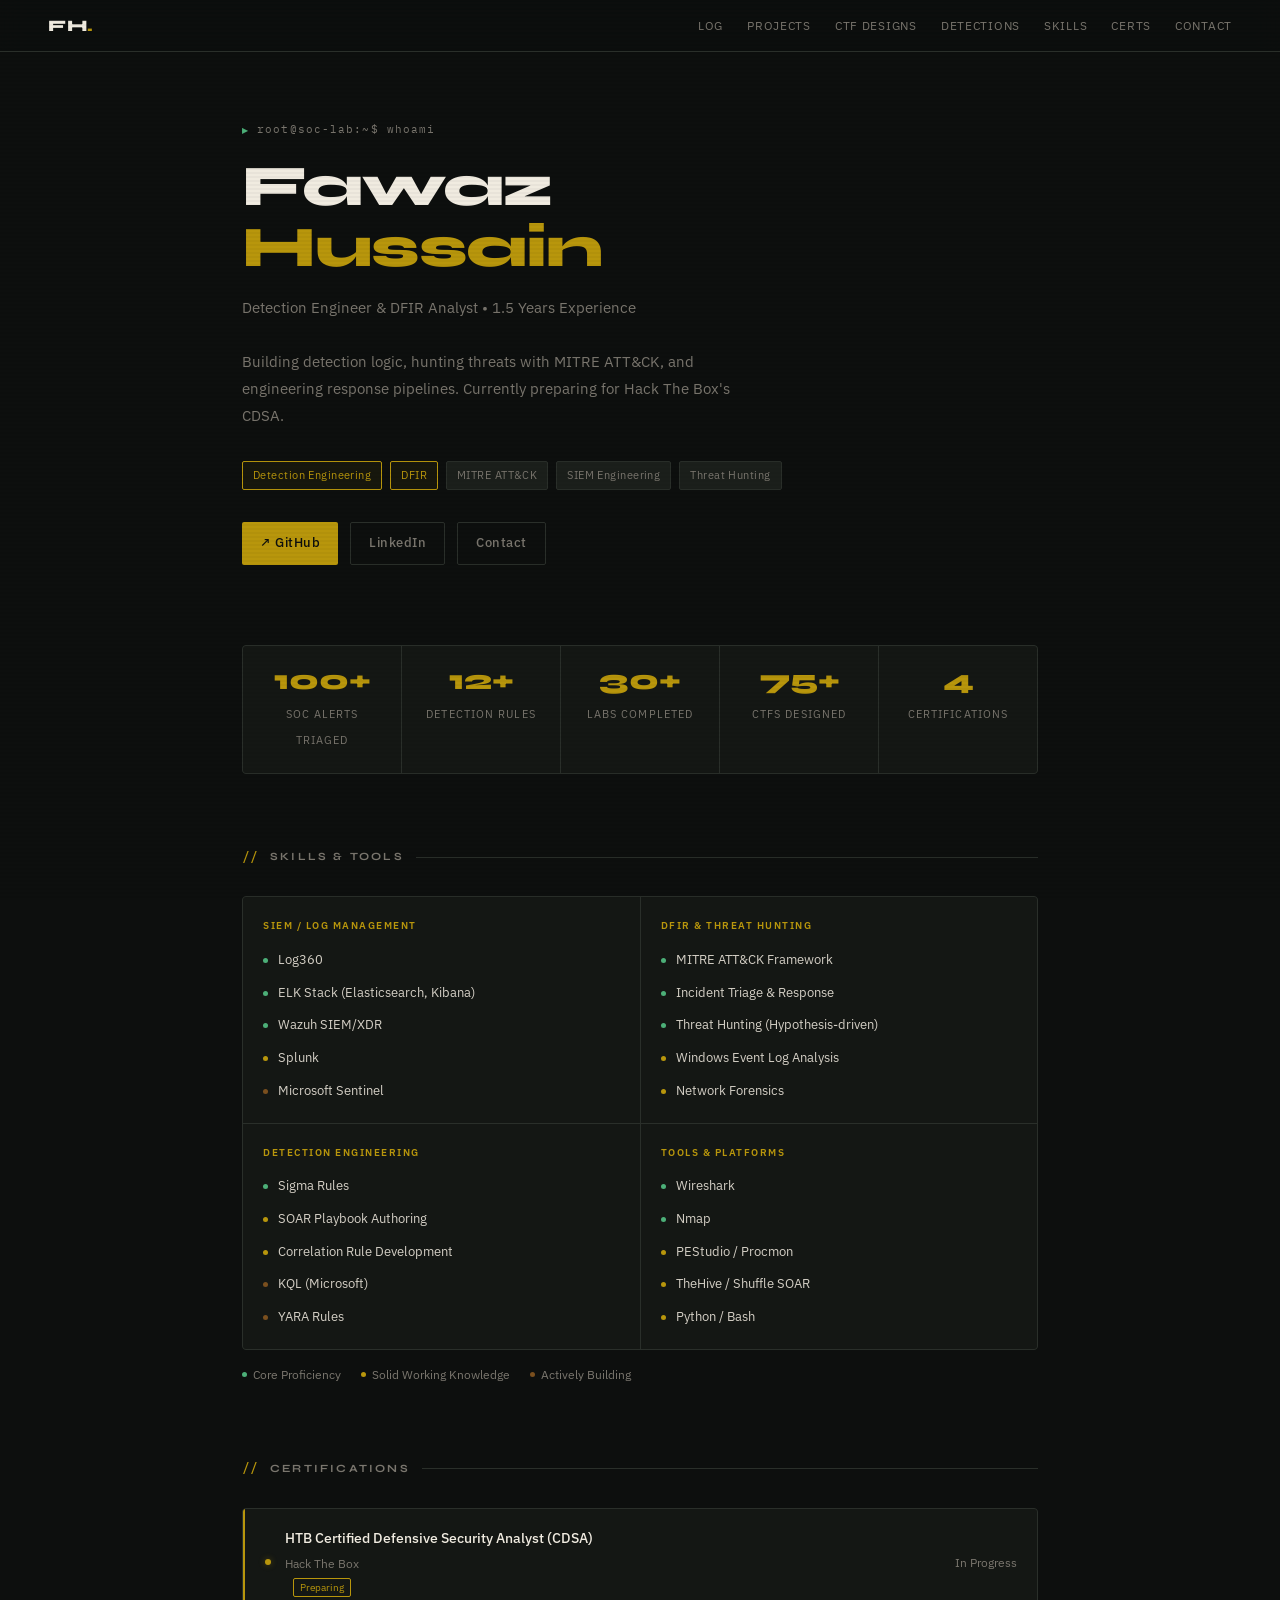
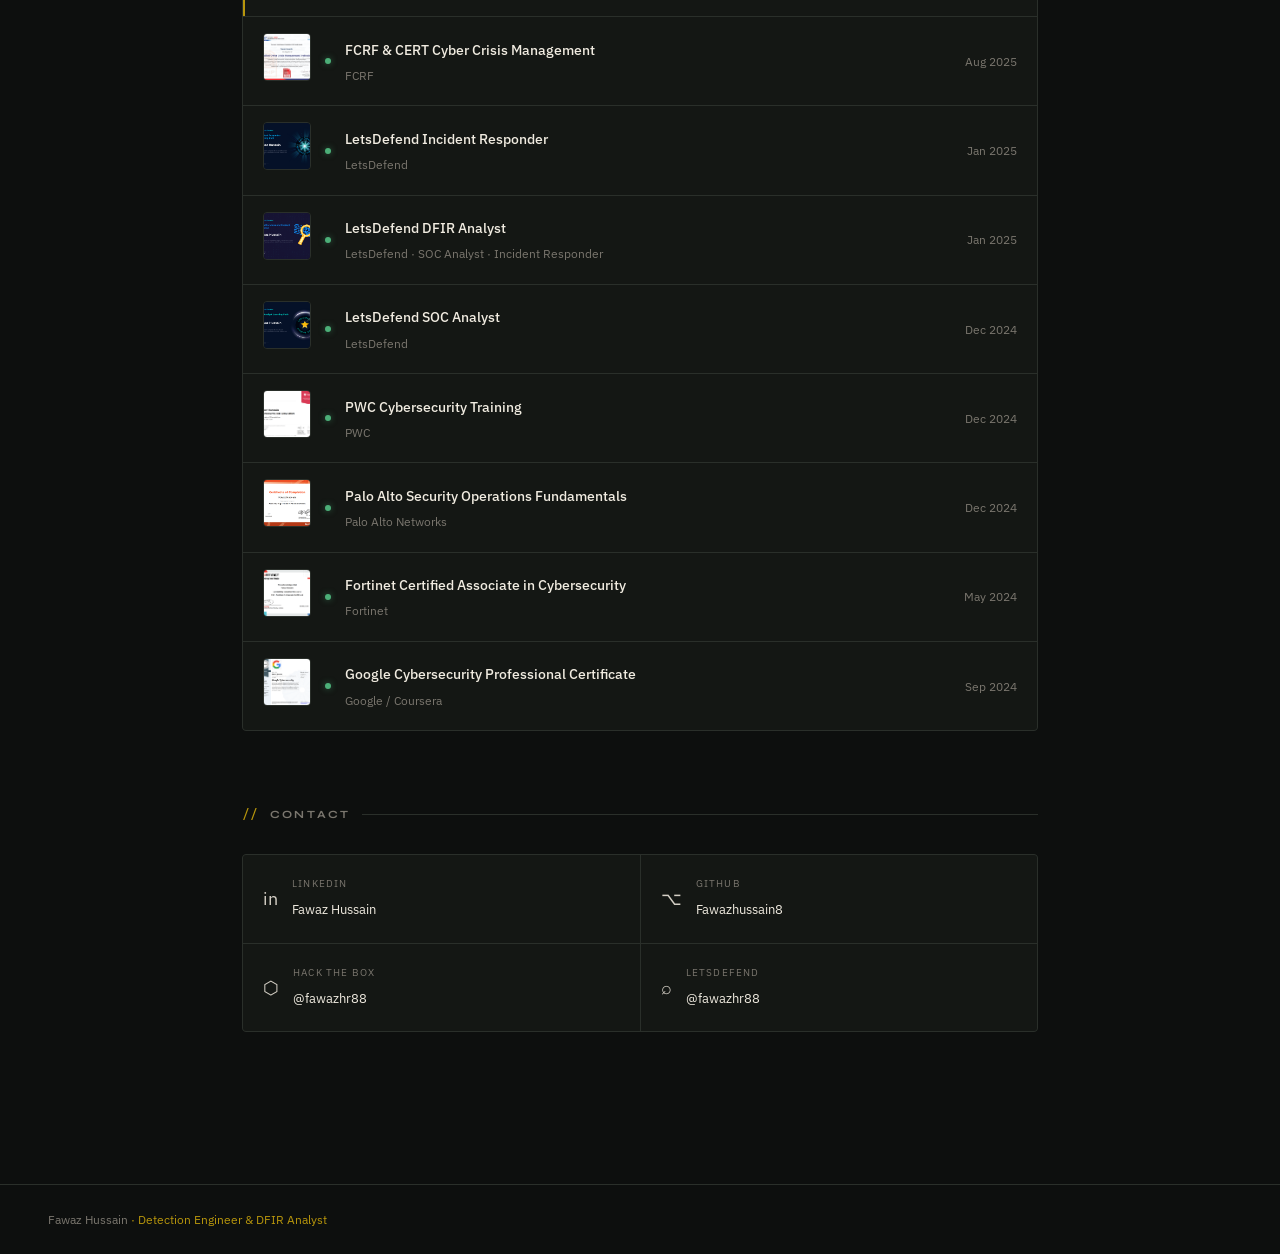
<file: index.html>
<!DOCTYPE html>
<html lang="en">
<head>
  <meta charset="UTF-8" />
  <meta name="viewport" content="width=device-width, initial-scale=1.0"/>
  <title>Fawaz Hussain</title>
  <link rel="preconnect" href="https://fonts.googleapis.com">
  <link href="https://fonts.googleapis.com/css2?family=IBM+Plex+Mono:wght@400;500&family=IBM+Plex+Sans:ital,wght@0,300;0,400;0,500;0,600;1,400&family=Syne:wght@400;600;700;800&display=swap" rel="stylesheet">
<link rel="stylesheet" href="styles.css">
</head>
<body>

  <!-- NAV -->
  <nav>
    <a class="nav-brand" href="#hero">FH<span>.</span></a>
    <ul class="nav-links">
      <li><a href="blog.html">Log</a></li>
      <li><a href="projects.html">Projects</a></li>
      <li><a href="ctfs.html">CTF Designs</a></li>
      <li><a href="detections.html">Detections</a></li>
      <li><a href="#skills">Skills</a></li>
      <li><a href="#certs">Certs</a></li>
      <li><a href="#contact">Contact</a></li>
    </ul>
  </nav>

  <main>

    <!-- HERO -->
    <section id="hero">
      <div class="hero-prompt">root@soc-lab:~$ whoami</div>
      <h1>Fawaz<br><em>Hussain</em></h1>
      <p class="hero-sub">
          Detection Engineer & DFIR Analyst • 1.5 Years Experience

      <br><br>

          Building detection logic, hunting threats with MITRE ATT&CK,
          and engineering response pipelines. Currently preparing for
          Hack The Box's CDSA.
      </p>
      <div class="hero-tags">
        <span class="tag active">Detection Engineering</span>
        <span class="tag active">DFIR</span>
        <span class="tag">MITRE ATT&CK</span>
        <span class="tag">SIEM Engineering</span>
        <span class="tag">Threat Hunting</span>
      </div>
      <div class="hero-links">
        <a class="btn btn-primary" href="https://github.com/Fawazhussain8" target="_blank">↗ GitHub</a>
        <a class="btn btn-ghost" href="https://linkedin.com/in/fawaz-hussain-2a960519b" target="_blank">LinkedIn</a>
        <a class="btn btn-ghost" href="#contact">Contact</a>
      </div>
    </section>

<!-- STATS -->
<div class="stats-row">

  <div class="stat">
    <span class="stat-num">100+</span>
    <span class="stat-label">SOC Alerts Triaged</span>
  </div>

  <div class="stat">
    <span class="stat-num">12+</span>
    <span class="stat-label">Detection Rules</span>
  </div>

  <div class="stat">
    <span class="stat-num">30+</span>
    <span class="stat-label">Labs Completed</span>
  </div>

  <div class="stat">
    <span class="stat-num">75+</span>
    <span class="stat-label">CTFs Designed</span>
  </div>

  <div class="stat">
    <span class="stat-num">4</span>
    <span class="stat-label">Certifications</span>
  </div>

</div> 

<!-- SKILLS -->
<section id="skills">

    <!-- SKILLS -->
    <section id="skills">
      <div class="section-label"><h2>Skills & Tools</h2></div>
      <div class="skills-grid">

        <div class="skill-group">
          <div class="skill-group-title">SIEM / Log Management</div>
          <div class="skill-item core"><span class="skill-dot"></span><span class="skill-name">Log360</span></div>
          <div class="skill-item core"><span class="skill-dot"></span><span class="skill-name">ELK Stack (Elasticsearch, Kibana)</span></div>
          <div class="skill-item core"><span class="skill-dot"></span><span class="skill-name">Wazuh SIEM/XDR</span></div>
          <div class="skill-item solid"><span class="skill-dot"></span><span class="skill-name">Splunk</span></div>
          <div class="skill-item learning"><span class="skill-dot"></span><span class="skill-name">Microsoft Sentinel</span></div>
        </div>

        <div class="skill-group">
          <div class="skill-group-title">DFIR & Threat Hunting</div>
          <div class="skill-item core"><span class="skill-dot"></span><span class="skill-name">MITRE ATT&CK Framework</span></div>
          <div class="skill-item core"><span class="skill-dot"></span><span class="skill-name">Incident Triage & Response</span></div>
          <div class="skill-item core"><span class="skill-dot"></span><span class="skill-name">Threat Hunting (Hypothesis-driven)</span></div>
          <div class="skill-item solid"><span class="skill-dot"></span><span class="skill-name">Windows Event Log Analysis</span></div>
          <div class="skill-item solid"><span class="skill-dot"></span><span class="skill-name">Network Forensics</span></div>
        </div>

        <div class="skill-group">
          <div class="skill-group-title">Detection Engineering</div>
          <div class="skill-item core"><span class="skill-dot"></span><span class="skill-name">Sigma Rules</span></div>
          <div class="skill-item solid"><span class="skill-dot"></span><span class="skill-name">SOAR Playbook Authoring</span></div>
          <div class="skill-item solid"><span class="skill-dot"></span><span class="skill-name">Correlation Rule Development</span></div>
          <div class="skill-item learning"><span class="skill-dot"></span><span class="skill-name">KQL (Microsoft)</span></div>
          <div class="skill-item learning"><span class="skill-dot"></span><span class="skill-name">YARA Rules</span></div>
        </div>

        <div class="skill-group">
          <div class="skill-group-title">Tools & Platforms</div>
          <div class="skill-item core"><span class="skill-dot"></span><span class="skill-name">Wireshark</span></div>
          <div class="skill-item core"><span class="skill-dot"></span><span class="skill-name">Nmap</span></div>
          <div class="skill-item solid"><span class="skill-dot"></span><span class="skill-name">PEStudio / Procmon</span></div>
          <div class="skill-item solid"><span class="skill-dot"></span><span class="skill-name">TheHive / Shuffle SOAR</span></div>
          <div class="skill-item solid"><span class="skill-dot"></span><span class="skill-name">Python / Bash</span></div>
        </div>

      </div>

      <!-- Legend -->
      <div style="display:flex; gap:20px; margin-top:14px; flex-wrap:wrap;">
        <span style="font-family:'IBM Plex Sans',sans-serif; font-size:12px; color:var(--text-dim); display:flex; align-items:center; gap:6px;">
          <span style="width:5px;height:5px;border-radius:50%;background:var(--green);display:inline-block;"></span> Core Proficiency
        </span>
        <span style="font-family:'IBM Plex Sans',sans-serif; font-size:12px; color:var(--text-dim); display:flex; align-items:center; gap:6px;">
          <span style="width:5px;height:5px;border-radius:50%;background:var(--accent);display:inline-block;"></span> Solid Working Knowledge
        </span>
        <span style="font-family:'IBM Plex Sans',sans-serif; font-size:12px; color:var(--text-dim); display:flex; align-items:center; gap:6px;">
          <span style="width:5px;height:5px;border-radius:50%;background:var(--accent2);display:inline-block;"></span> Actively Building
        </span>
      </div>
    </section>

    <!-- CERTIFICATIONS -->
    <section id="certs">
      <div class="section-label"><h2>Certifications</h2></div>
      <div class="certs-list">


        <!-- CDSA: In Progress, no image, with tag -->
        <div class="cert-item">
          <div class="cert-left">
            <span class="cert-status progress"></span>
            <div>
              <span class="cert-name">HTB Certified Defensive Security Analyst (CDSA)</span>
              <span class="cert-issuer">Hack The Box</span>
              <span class="cert-tag">Preparing</span>
            </div>
          </div>
          <span class="cert-date">In Progress</span>
        </div>

        <!-- FCRF -->
        <div class="cert-item">
          <div class="cert-left">
            <a href="certs/fcrf.png" target="_blank">
              <img src="certs/fcrf.png" class="cert-img" alt="FCRF Certificate">
            </a>
            <span class="cert-status done"></span>
            <div>
              <span class="cert-name">FCRF & CERT Cyber Crisis Management</span>
              <span class="cert-issuer">FCRF</span>
            </div>
          </div>
          <span class="cert-date">Aug 2025</span>
        </div>

        <!-- LetsDefend Incident Responder -->
        <div class="cert-item">
          <div class="cert-left">
            <a href="certs/LetsDefend_IncidentResponder.png" target="_blank">
              <img src="certs/LetsDefend_IncidentResponder.png" class="cert-img" alt="LetsDefend Incident Responder Certificate">
            </a>
            <span class="cert-status done"></span>
            <div>
              <span class="cert-name">LetsDefend Incident Responder</span>
              <span class="cert-issuer">LetsDefend</span>
            </div>
          </div>
          <span class="cert-date">Jan 2025</span>
        </div>

        <!-- LetsDefend DFIR Analyst -->
        <div class="cert-item">
          <div class="cert-left">
            <a href="certs/LetsDefend_DFIR.png" target="_blank">
              <img src="certs/LetsDefend_DFIR.png" class="cert-img" alt="LetsDefend Certificate">
            </a>
            <span class="cert-status done"></span>
            <div>
              <span class="cert-name">LetsDefend DFIR Analyst</span>
              <span class="cert-issuer">LetsDefend · SOC Analyst · Incident Responder</span>
            </div>
          </div>
          <span class="cert-date">Jan 2025</span>
        </div>

        <!-- LetsDefend SOC Analyst -->
        <div class="cert-item">
          <div class="cert-left">
            <a href="certs/LetsDefend_SOC-Analyst.png" target="_blank">
              <img src="certs/LetsDefend_SOC-Analyst.png" class="cert-img" alt="LetsDefend SOC Analyst Certificate">
            </a>
            <span class="cert-status done"></span>
            <div>
              <span class="cert-name">LetsDefend SOC Analyst</span>
              <span class="cert-issuer">LetsDefend</span>
            </div>
          </div>
          <span class="cert-date">Dec 2024</span>
        </div>

        <!-- PWC -->
        <div class="cert-item">
          <div class="cert-left">
            <a href="certs/pwc.png" target="_blank">
              <img src="certs/pwc.png" class="cert-img" alt="PWC Certificate">
            </a>
            <span class="cert-status done"></span>
            <div>
              <span class="cert-name">PWC Cybersecurity Training</span>
              <span class="cert-issuer">PWC</span>
            </div>
          </div>
          <span class="cert-date">Dec 2024</span>
        </div>

        <!-- Palo Alto -->
        <div class="cert-item">
          <div class="cert-left">
            <a href="certs/paloAlto.png" target="_blank">
              <img src="certs/paloAlto.png" class="cert-img" alt="Palo Alto Certificate">
            </a>
            <span class="cert-status done"></span>
            <div>
              <span class="cert-name">Palo Alto Security Operations Fundamentals</span>
              <span class="cert-issuer">Palo Alto Networks</span>
            </div>
          </div>
          <span class="cert-date">Dec 2024</span>
        </div>

        <!-- LetsDefend DFIR Analyst (Jan 2025) and Fortinet (May 2024) -->
        <!-- Fortinet -->
        <div class="cert-item">
          <div class="cert-left">
            <a href="certs/fca.png" target="_blank">
              <img src="certs/fca.png" class="cert-img" alt="FCA Certificate">
            </a>
            <span class="cert-status done"></span>
            <div>
              <span class="cert-name">Fortinet Certified Associate in Cybersecurity</span>
              <span class="cert-issuer">Fortinet</span>
            </div>
          </div>
          <span class="cert-date">May 2024</span>
        </div>

        <!-- Google -->
        <div class="cert-item">
          <div class="cert-left">
            <a href="certs/googlecybersec.png" target="_blank">
              <img src="certs/googlecybersec.png" class="cert-img" alt="Google Cybersecurity Certificate">
            </a>
            <span class="cert-status done"></span>
            <div>
              <span class="cert-name">Google Cybersecurity Professional Certificate</span>
              <span class="cert-issuer">Google / Coursera</span>
            </div>
          </div>
          <span class="cert-date">Sep 2024</span>
        </div>

      </div>
    </section>

    <!-- CONTACT -->
    <section id="contact">
      <div class="section-label"><h2>Contact</h2></div>
      <div class="contact-grid">
        <a class="contact-item" href="https://linkedin.com/in/fawaz-hussain-2a960519b" target="_blank">
          <span class="contact-icon">in</span>
          <div>
            <span class="contact-label">LinkedIn</span>
            <span class="contact-value">Fawaz Hussain</span>
          </div>
        </a>
        <a class="contact-item" href="https://github.com/Fawazhussain8" target="_blank">
          <span class="contact-icon">⌥</span>
          <div>
            <span class="contact-label">GitHub</span>
            <span class="contact-value">Fawazhussain8</span>
          </div>
        </a>
        <a class="contact-item" href="https://app.hackthebox.com/users/@fawazhr88" target="_blank">
          <span class="contact-icon">⬡</span>
          <div>
            <span class="contact-label">Hack The Box</span>
            <span class="contact-value">@fawazhr88</span>
          </div>
        </a>
                <a class="contact-item" href="https://app.letsdefend.io/user/fawazhr88" target="_blank">
          <span class="contact-icon">⌕</span>
          <div>
            <span class="contact-label">LetsDefend</span>
            <span class="contact-value">@fawazhr88</span>
          </div>
        </a>
      </div>
    </section>

  </main>

  <footer>
    <span class="footer-left">Fawaz Hussain <span>· Detection Engineer & DFIR Analyst </span>
  </footer>
</body>
</html>
</file>
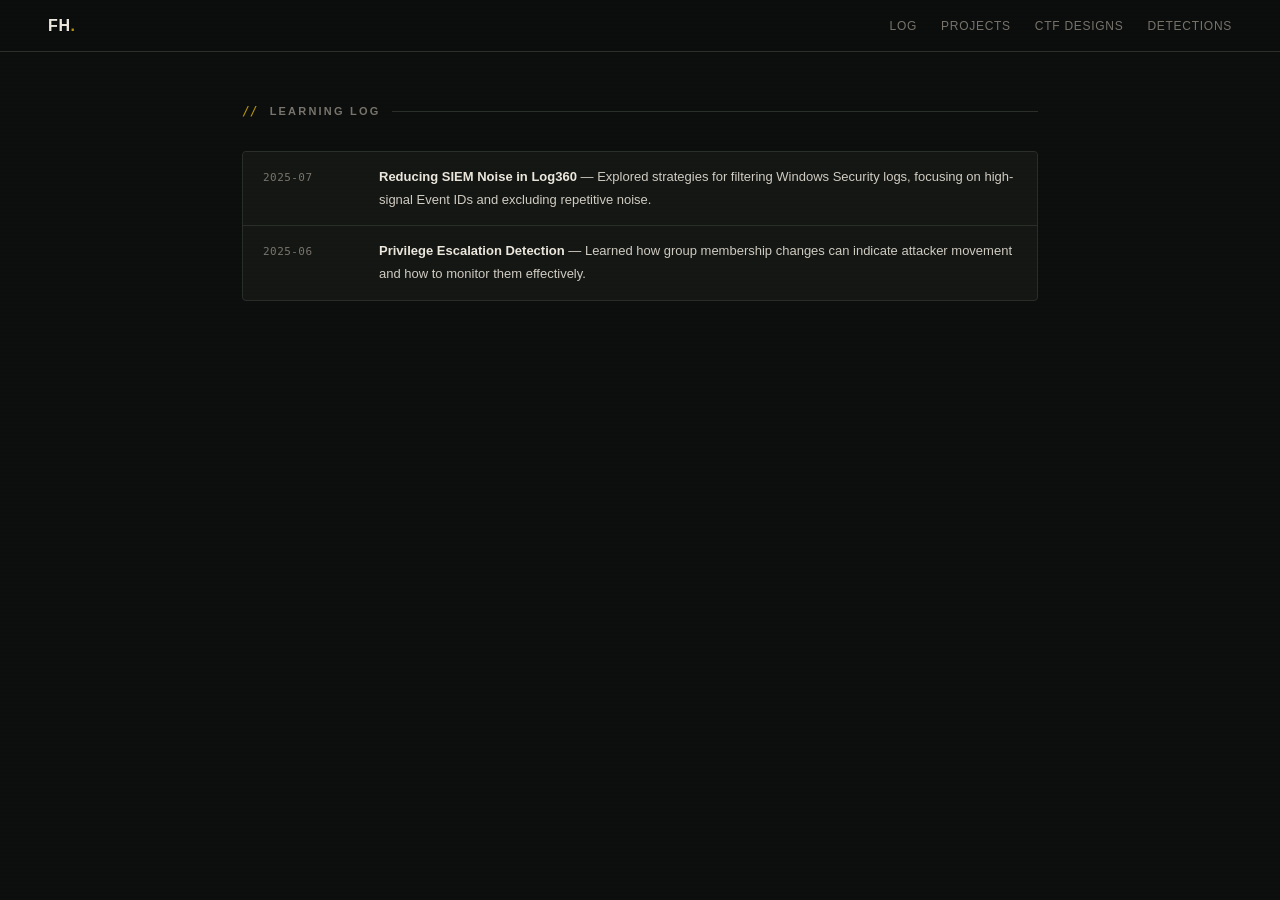
<file: blog.html>
<!DOCTYPE html>
<html lang="en">
<head>
  <meta charset="UTF-8">
  <title>Log · Fawaz Hussain</title>
  <link rel="stylesheet" href="styles.css">
</head>
<body>

<nav>
  <a class="nav-brand" href="index.html">FH<span>.</span></a>
  <ul class="nav-links">
      <li><a href="blog.html">Log</a></li>
      <li><a href="projects.html">Projects</a></li>
      <li><a href="ctfs.html">CTF Designs</a></li>
      <li><a href="detections.html">Detections</a></li>
  </ul>
</nav>

<main>
<section>
  <div class="section-label"><h2>Learning Log</h2></div>

  <div class="log-list">

    <a class="log-entry">
      <span class="log-date">2025-07</span>
      <span class="log-text">
        <strong>Reducing SIEM Noise in Log360</strong> — 
        Explored strategies for filtering Windows Security logs,
        focusing on high-signal Event IDs and excluding repetitive noise.
      </span>
    </a>

    <a class="log-entry">
      <span class="log-date">2025-06</span>
      <span class="log-text">
        <strong>Privilege Escalation Detection</strong> — 
        Learned how group membership changes can indicate attacker movement
        and how to monitor them effectively.
      </span>
    </a>

  </div>
</section>
</main>

</body>
</html>
</file>
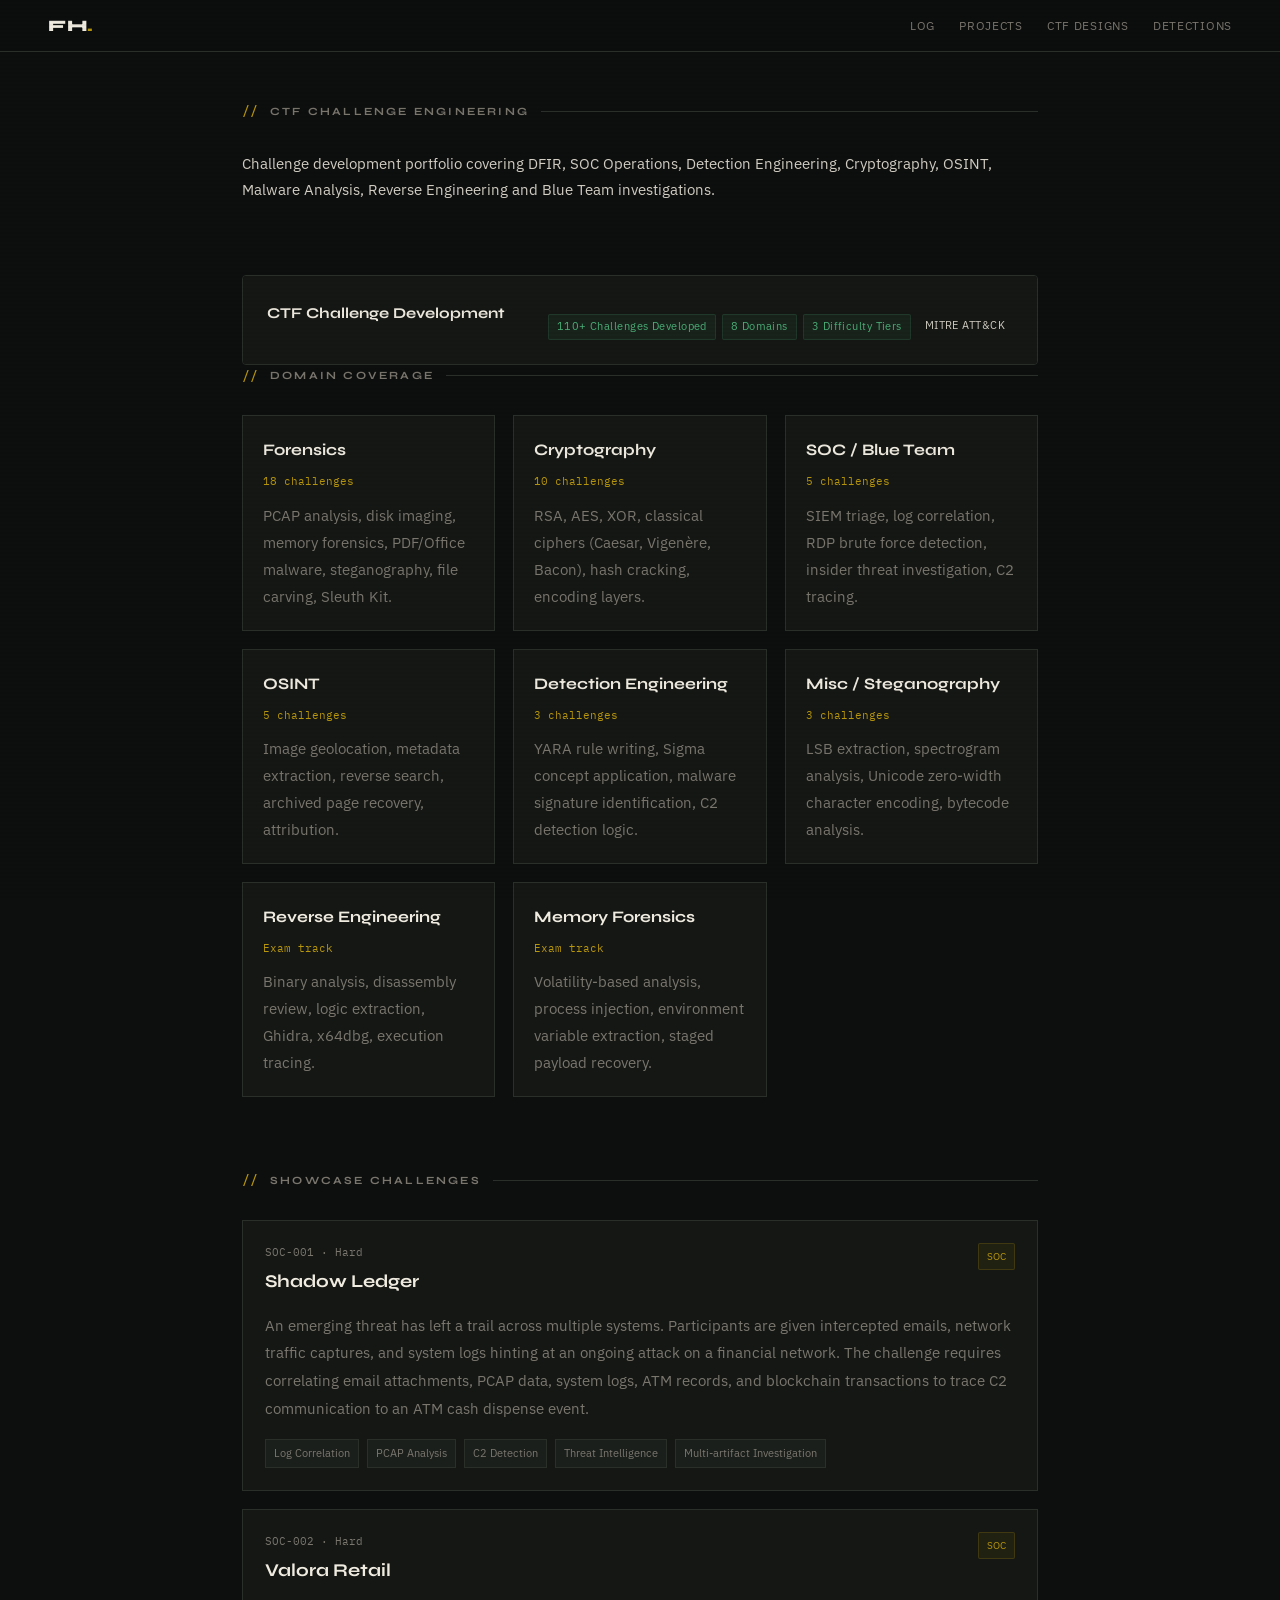
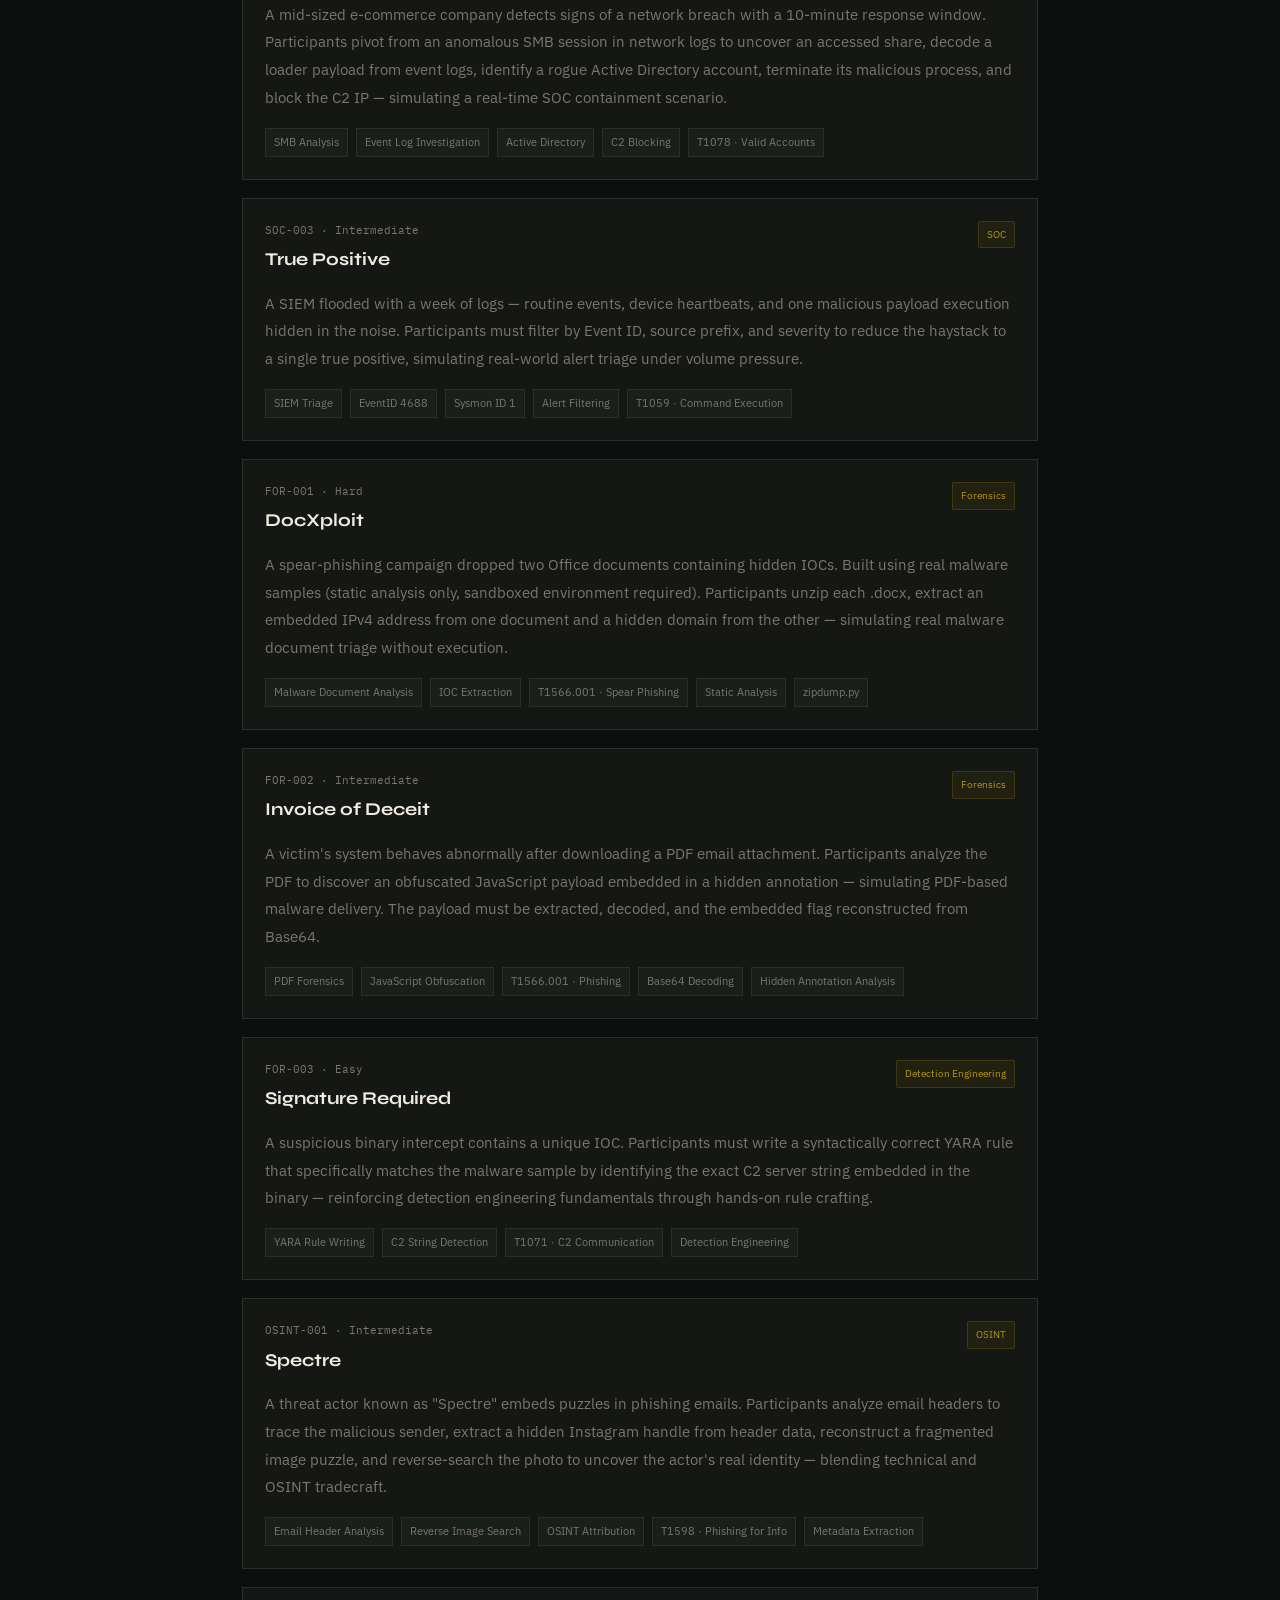
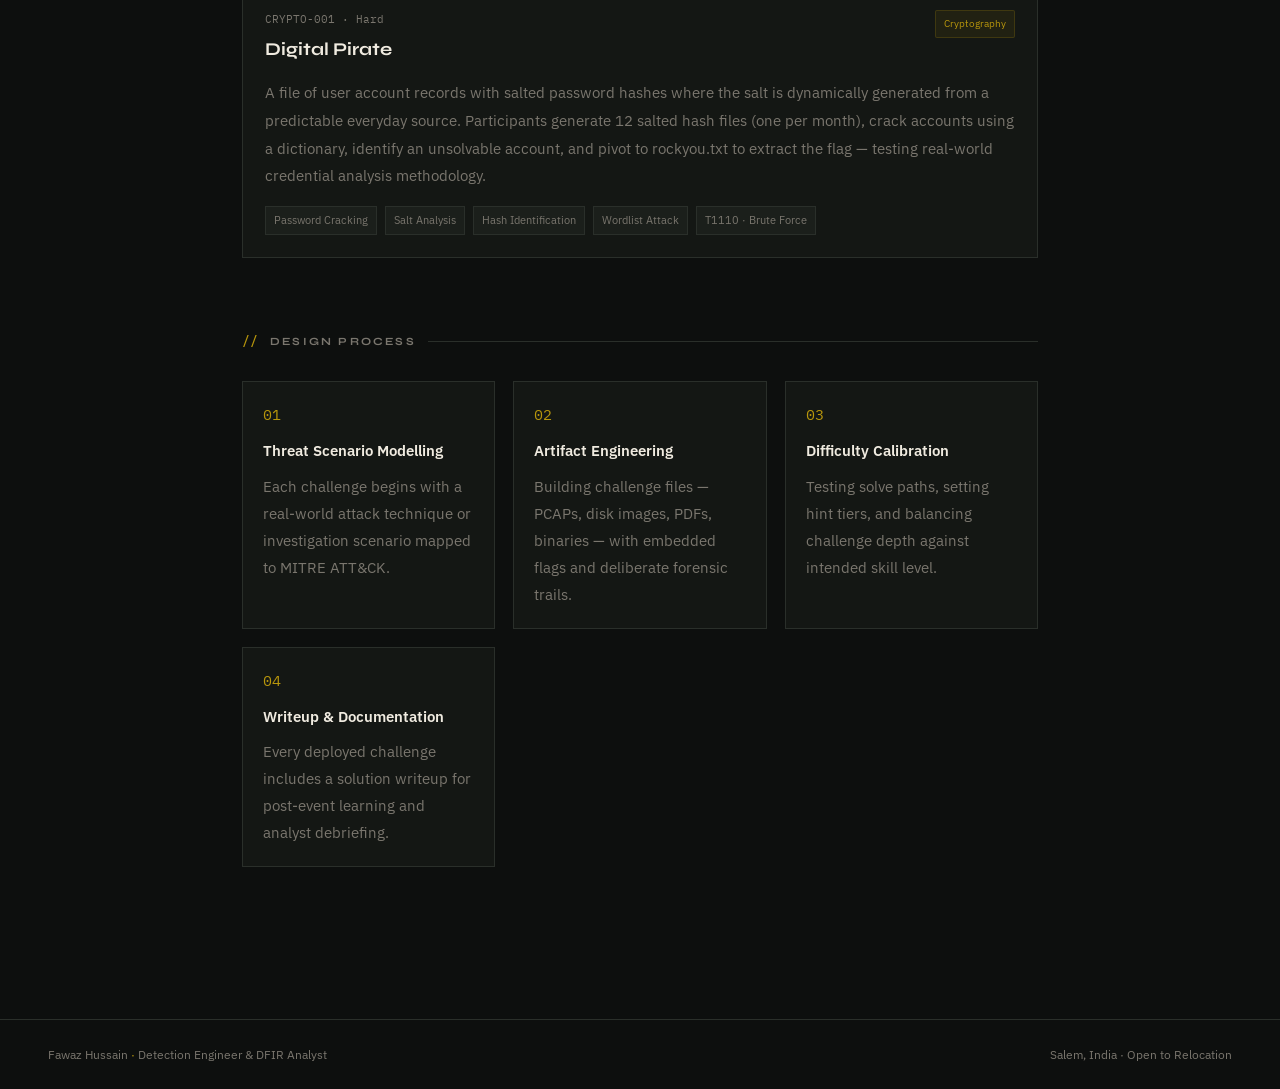
<file: ctfs.html>
<!DOCTYPE html>
<html lang="en">
<head>
  <meta charset="UTF-8">
  <meta name="viewport" content="width=device-width, initial-scale=1.0">
  <title>CTF Challenge Engineering · Fawaz Hussain</title>
  <link rel="preconnect" href="https://fonts.googleapis.com">
  <link href="https://fonts.googleapis.com/css2?family=IBM+Plex+Mono:wght@400;500&family=IBM+Plex+Sans:wght@300;400;500;600&family=Syne:wght@400;600;700;800&display=swap" rel="stylesheet">
  <link rel="stylesheet" href="styles.css">
</head>
<body>

<nav>
  <a class="nav-brand" href="index.html">FH<span>.</span></a>
  <ul class="nav-links">
      <li><a href="blog.html">Log</a></li>
      <li><a href="projects.html">Projects</a></li>
      <li><a href="ctfs.html">CTF Designs</a></li>
      <li><a href="detections.html">Detections</a></li>
  </ul>
</nav>

<main>

 <section>
  <div class="section-label">
    <h2>CTF Challenge Engineering</h2>
  </div>

  <p class="page-intro">
  Challenge development portfolio covering DFIR, SOC Operations,
  Detection Engineering, Cryptography, OSINT, Malware Analysis,
  Reverse Engineering and Blue Team investigations.
  </p>
  </section>


<div class="projects-grid">

  <div class="project-card">

    <div class="project-title">
      CTF Challenge Development
    </div>

    <div class="project-tags">
      <span class="ptag ptag-tool">110+ Challenges Developed</span>
      <span class="ptag ptag-tool">8 Domains</span>
      <span class="ptag ptag-tool">3 Difficulty Tiers</span>
      <span class="ptag ptag-framework">MITRE ATT&CK</span>
    </div>

  </div>

</div>

    <!-- DOMAIN OVERVIEW -->
  <section>
    <div class="section-label"><h2>Domain Coverage</h2></div>
    <div class="domain-overview">
      <div class="domain-tile">
        <div class="domain-tile-name">Forensics</div>
        <div class="domain-tile-count">18 challenges</div>
        <div class="domain-tile-desc">PCAP analysis, disk imaging, memory forensics, PDF/Office malware, steganography, file carving, Sleuth Kit.</div>
      </div>
      <div class="domain-tile">
        <div class="domain-tile-name">Cryptography</div>
        <div class="domain-tile-count">10 challenges</div>
        <div class="domain-tile-desc">RSA, AES, XOR, classical ciphers (Caesar, Vigenère, Bacon), hash cracking, encoding layers.</div>
      </div>
      <div class="domain-tile">
        <div class="domain-tile-name">SOC / Blue Team</div>
        <div class="domain-tile-count">5 challenges</div>
        <div class="domain-tile-desc">SIEM triage, log correlation, RDP brute force detection, insider threat investigation, C2 tracing.</div>
      </div>
      <div class="domain-tile">
        <div class="domain-tile-name">OSINT</div>
        <div class="domain-tile-count">5 challenges</div>
        <div class="domain-tile-desc">Image geolocation, metadata extraction, reverse search, archived page recovery, attribution.</div>
      </div>
      <div class="domain-tile">
        <div class="domain-tile-name">Detection Engineering</div>
        <div class="domain-tile-count">3 challenges</div>
        <div class="domain-tile-desc">YARA rule writing, Sigma concept application, malware signature identification, C2 detection logic.</div>
      </div>
      <div class="domain-tile">
        <div class="domain-tile-name">Misc / Steganography</div>
        <div class="domain-tile-count">3 challenges</div>
        <div class="domain-tile-desc">LSB extraction, spectrogram analysis, Unicode zero-width character encoding, bytecode analysis.</div>
      </div>
      <div class="domain-tile">
        <div class="domain-tile-name">Reverse Engineering</div>
        <div class="domain-tile-count">Exam track</div>
        <div class="domain-tile-desc">Binary analysis, disassembly review, logic extraction, Ghidra, x64dbg, execution tracing.</div>
      </div>
      <div class="domain-tile">
        <div class="domain-tile-name">Memory Forensics</div>
        <div class="domain-tile-count">Exam track</div>
        <div class="domain-tile-desc">Volatility-based analysis, process injection, environment variable extraction, staged payload recovery.</div>
      </div>
    </div>
  </section>


  <!-- SHOWCASE CHALLENGES -->
  <section>
    <div class="section-label"><h2>Showcase Challenges</h2></div>
    <div class="chall-list">

      <!-- SOC: Shadow Ledger -->
      <div class="chall-card">
        <div class="chall-header">
          <div>
            <div class="chall-id">SOC-001 · Hard</div>
            <div class="chall-name">Shadow Ledger</div>
          </div>
          <div class="chall-badges">
            <span class="badge badge-cat">SOC</span>
          </div>
        </div>
        <p class="chall-desc">
          An emerging threat has left a trail across multiple systems. Participants are given intercepted emails, network traffic captures, and system logs hinting at an ongoing attack on a financial network. The challenge requires correlating email attachments, PCAP data, system logs, ATM records, and blockchain transactions to trace C2 communication to an ATM cash dispense event.
        </p>
        <div class="chall-techniques">
          <span class="tech-tag">Log Correlation</span>
          <span class="tech-tag">PCAP Analysis</span>
          <span class="tech-tag">C2 Detection</span>
          <span class="tech-tag">Threat Intelligence</span>
          <span class="tech-tag">Multi-artifact Investigation</span>
        </div>
      </div>

      <!-- SOC: Valora Retail -->
      <div class="chall-card">
        <div class="chall-header">
          <div>
            <div class="chall-id">SOC-002 · Hard</div>
            <div class="chall-name">Valora Retail</div>
          </div>
          <div class="chall-badges">
            <span class="badge badge-cat">SOC</span>
          </div>
        </div>
        <p class="chall-desc">
          A mid-sized e-commerce company detects signs of a network breach with a 10-minute response window. Participants pivot from an anomalous SMB session in network logs to uncover an accessed share, decode a loader payload from event logs, identify a rogue Active Directory account, terminate its malicious process, and block the C2 IP — simulating a real-time SOC containment scenario.
        </p>
        <div class="chall-techniques">
          <span class="tech-tag">SMB Analysis</span>
          <span class="tech-tag">Event Log Investigation</span>
          <span class="tech-tag">Active Directory</span>
          <span class="tech-tag">C2 Blocking</span>
          <span class="tech-tag">T1078 · Valid Accounts</span>
        </div>
      </div>

      <!-- SOC: True Positive -->
      <div class="chall-card">
        <div class="chall-header">
          <div>
            <div class="chall-id">SOC-003 · Intermediate</div>
            <div class="chall-name">True Positive</div>
          </div>
          <div class="chall-badges">
            <span class="badge badge-cat">SOC</span>
          </div>
        </div>
        <p class="chall-desc">
          A SIEM flooded with a week of logs — routine events, device heartbeats, and one malicious payload execution hidden in the noise. Participants must filter by Event ID, source prefix, and severity to reduce the haystack to a single true positive, simulating real-world alert triage under volume pressure.
        </p>
        <div class="chall-techniques">
          <span class="tech-tag">SIEM Triage</span>
          <span class="tech-tag">EventID 4688</span>
          <span class="tech-tag">Sysmon ID 1</span>
          <span class="tech-tag">Alert Filtering</span>
          <span class="tech-tag">T1059 · Command Execution</span>
        </div>
      </div>

      <!-- FORENSICS: DocXploit -->
      <div class="chall-card">
        <div class="chall-header">
          <div>
            <div class="chall-id">FOR-001 · Hard</div>
            <div class="chall-name">DocXploit</div>
          </div>
          <div class="chall-badges">
            <span class="badge badge-cat">Forensics</span>
          </div>
        </div>
        <p class="chall-desc">
          A spear-phishing campaign dropped two Office documents containing hidden IOCs. Built using real malware samples (static analysis only, sandboxed environment required). Participants unzip each .docx, extract an embedded IPv4 address from one document and a hidden domain from the other — simulating real malware document triage without execution.
        </p>
        <div class="chall-techniques">
          <span class="tech-tag">Malware Document Analysis</span>
          <span class="tech-tag">IOC Extraction</span>
          <span class="tech-tag">T1566.001 · Spear Phishing</span>
          <span class="tech-tag">Static Analysis</span>
          <span class="tech-tag">zipdump.py</span>
        </div>
      </div>

      <!-- FORENSICS: Invoice of Deceit -->
      <div class="chall-card">
        <div class="chall-header">
          <div>
            <div class="chall-id">FOR-002 · Intermediate</div>
            <div class="chall-name">Invoice of Deceit</div>
          </div>
          <div class="chall-badges">
            <span class="badge badge-cat">Forensics</span>
          </div>
        </div>
        <p class="chall-desc">
          A victim's system behaves abnormally after downloading a PDF email attachment. Participants analyze the PDF to discover an obfuscated JavaScript payload embedded in a hidden annotation — simulating PDF-based malware delivery. The payload must be extracted, decoded, and the embedded flag reconstructed from Base64.
        </p>
        <div class="chall-techniques">
          <span class="tech-tag">PDF Forensics</span>
          <span class="tech-tag">JavaScript Obfuscation</span>
          <span class="tech-tag">T1566.001 · Phishing</span>
          <span class="tech-tag">Base64 Decoding</span>
          <span class="tech-tag">Hidden Annotation Analysis</span>
        </div>
      </div>

      <!-- FORENSICS: Signature Required (YARA) -->
      <div class="chall-card">
        <div class="chall-header">
          <div>
            <div class="chall-id">FOR-003 · Easy</div>
            <div class="chall-name">Signature Required</div>
          </div>
          <div class="chall-badges">
            <span class="badge badge-cat">Detection Engineering</span>
          </div>
        </div>
        <p class="chall-desc">
          A suspicious binary intercept contains a unique IOC. Participants must write a syntactically correct YARA rule that specifically matches the malware sample by identifying the exact C2 server string embedded in the binary — reinforcing detection engineering fundamentals through hands-on rule crafting.
        </p>
        <div class="chall-techniques">
          <span class="tech-tag">YARA Rule Writing</span>
          <span class="tech-tag">C2 String Detection</span>
          <span class="tech-tag">T1071 · C2 Communication</span>
          <span class="tech-tag">Detection Engineering</span>
        </div>
      </div>

      <!-- OSINT: Spectre -->
      <div class="chall-card">
        <div class="chall-header">
          <div>
            <div class="chall-id">OSINT-001 · Intermediate</div>
            <div class="chall-name">Spectre</div>
          </div>
          <div class="chall-badges">
            <span class="badge badge-cat">OSINT</span>
          </div>
        </div>
        <p class="chall-desc">
          A threat actor known as "Spectre" embeds puzzles in phishing emails. Participants analyze email headers to trace the malicious sender, extract a hidden Instagram handle from header data, reconstruct a fragmented image puzzle, and reverse-search the photo to uncover the actor's real identity — blending technical and OSINT tradecraft.
        </p>
        <div class="chall-techniques">
          <span class="tech-tag">Email Header Analysis</span>
          <span class="tech-tag">Reverse Image Search</span>
          <span class="tech-tag">OSINT Attribution</span>
          <span class="tech-tag">T1598 · Phishing for Info</span>
          <span class="tech-tag">Metadata Extraction</span>
        </div>
      </div>

      <!-- CRYPTO: Digital Pirate -->
      <div class="chall-card">
        <div class="chall-header">
          <div>
            <div class="chall-id">CRYPTO-001 · Hard</div>
            <div class="chall-name">Digital Pirate</div>
          </div>
          <div class="chall-badges">
            <span class="badge badge-cat">Cryptography</span>
          </div>
        </div>
        <p class="chall-desc">
          A file of user account records with salted password hashes where the salt is dynamically generated from a predictable everyday source. Participants generate 12 salted hash files (one per month), crack accounts using a dictionary, identify an unsolvable account, and pivot to rockyou.txt to extract the flag — testing real-world credential analysis methodology.
        </p>
        <div class="chall-techniques">
          <span class="tech-tag">Password Cracking</span>
          <span class="tech-tag">Salt Analysis</span>
          <span class="tech-tag">Hash Identification</span>
          <span class="tech-tag">Wordlist Attack</span>
          <span class="tech-tag">T1110 · Brute Force</span>
        </div>
      </div>

    </div>
  </section>

  <!-- DESIGN PROCESS -->
  <section>
    <div class="section-label"><h2>Design Process</h2></div>
    <div class="process-list">
      <div class="process-item">
        <span class="process-num">01</span>
        <div>
          <div class="process-title">Threat Scenario Modelling</div>
          <div class="process-desc">Each challenge begins with a real-world attack technique or investigation scenario mapped to MITRE ATT&CK.</div>
        </div>
      </div>
      <div class="process-item">
        <span class="process-num">02</span>
        <div>
          <div class="process-title">Artifact Engineering</div>
          <div class="process-desc">Building challenge files — PCAPs, disk images, PDFs, binaries — with embedded flags and deliberate forensic trails.</div>
        </div>
      </div>
      <div class="process-item">
        <span class="process-num">03</span>
        <div>
          <div class="process-title">Difficulty Calibration</div>
          <div class="process-desc">Testing solve paths, setting hint tiers, and balancing challenge depth against intended skill level.</div>
        </div>
      </div>
      <div class="process-item">
        <span class="process-num">04</span>
        <div>
          <div class="process-title">Writeup & Documentation</div>
          <div class="process-desc">Every deployed challenge includes a solution writeup for post-event learning and analyst debriefing.</div>
        </div>
      </div>
    </div>
  </section>

</main>

<footer>
  <span class="footer-left">Fawaz Hussain <span>·</span> Detection Engineer & DFIR Analyst</span>
  <span class="footer-right">Salem, India · Open to Relocation</span>
</footer>

<script>
  const toggle = document.getElementById('nav-toggle');
  const navLinks = document.getElementById('nav-links');
  toggle.addEventListener('click', () => {
    toggle.classList.toggle('open');
    navLinks.classList.toggle('open');
  });
  navLinks.querySelectorAll('a').forEach(link => {
    link.addEventListener('click', () => {
      toggle.classList.remove('open');
      navLinks.classList.remove('open');
    });
  });
</script>

</body>
</html>
</file>
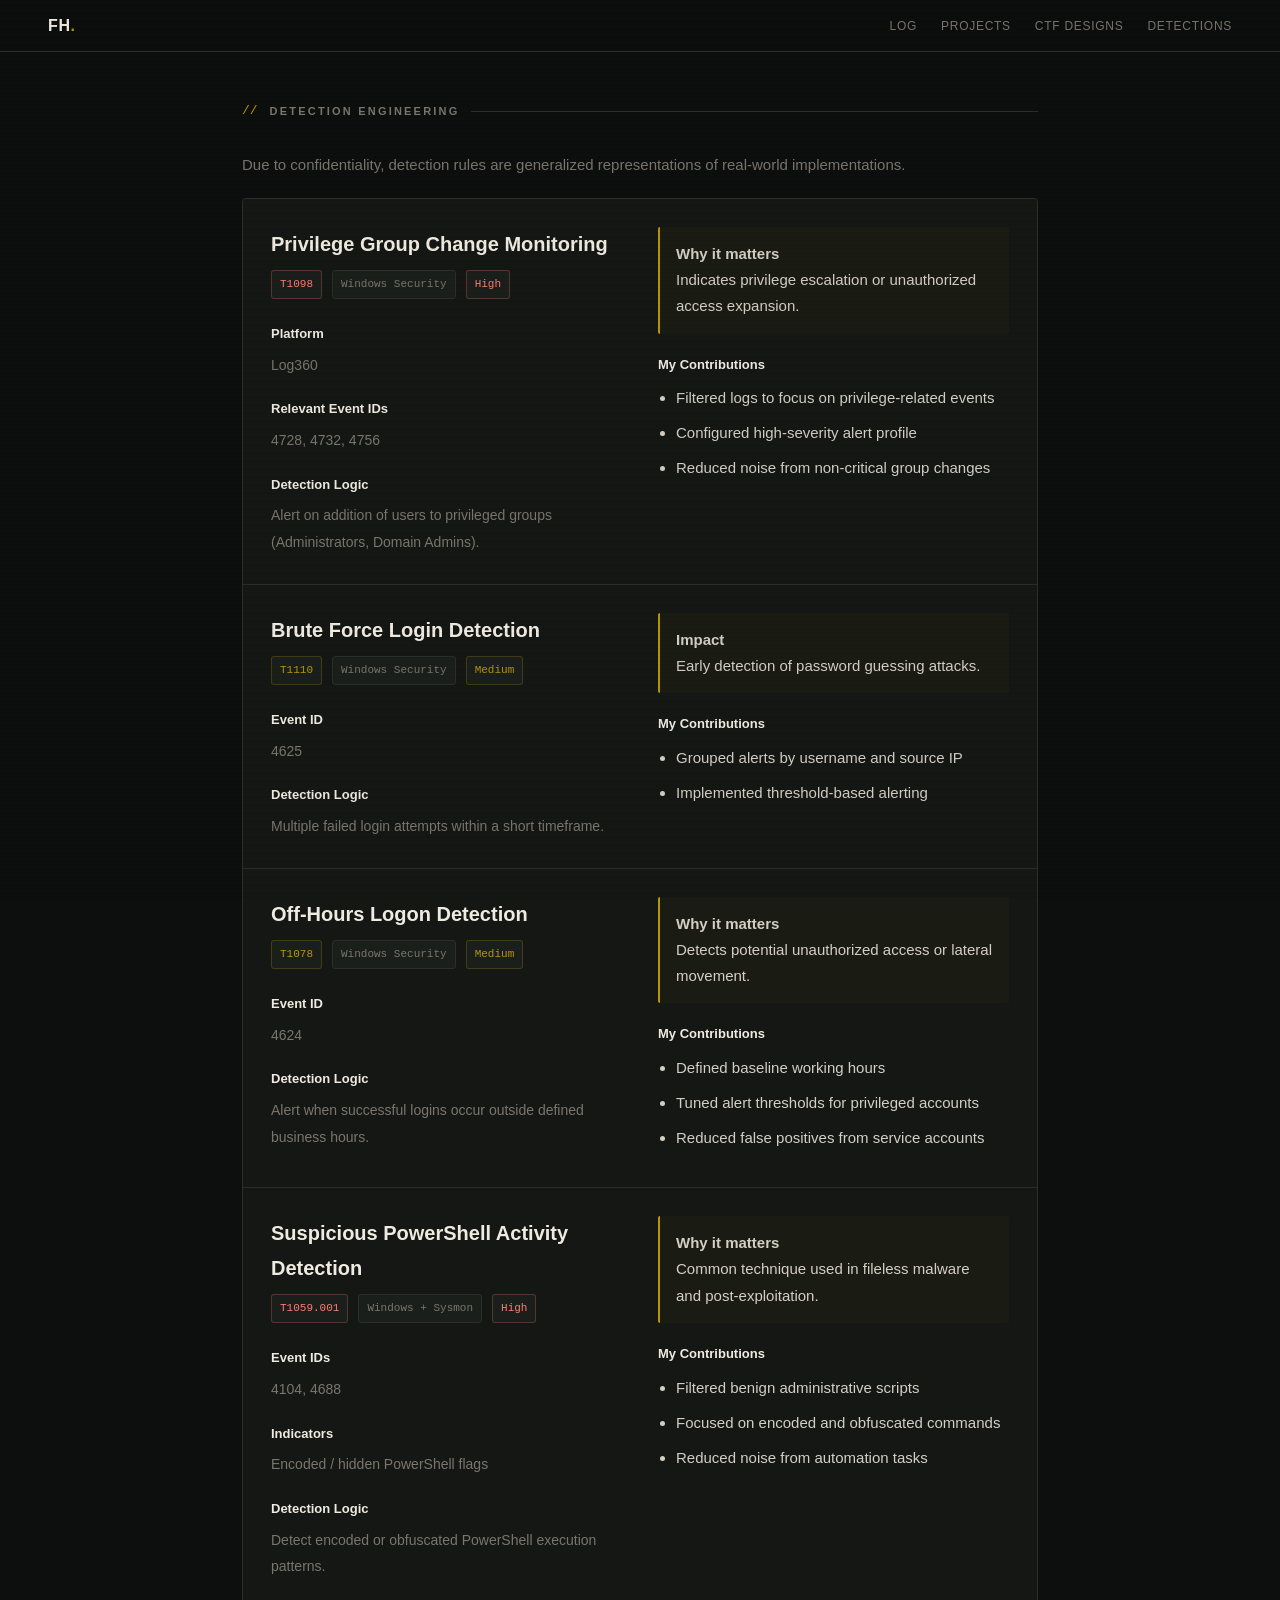
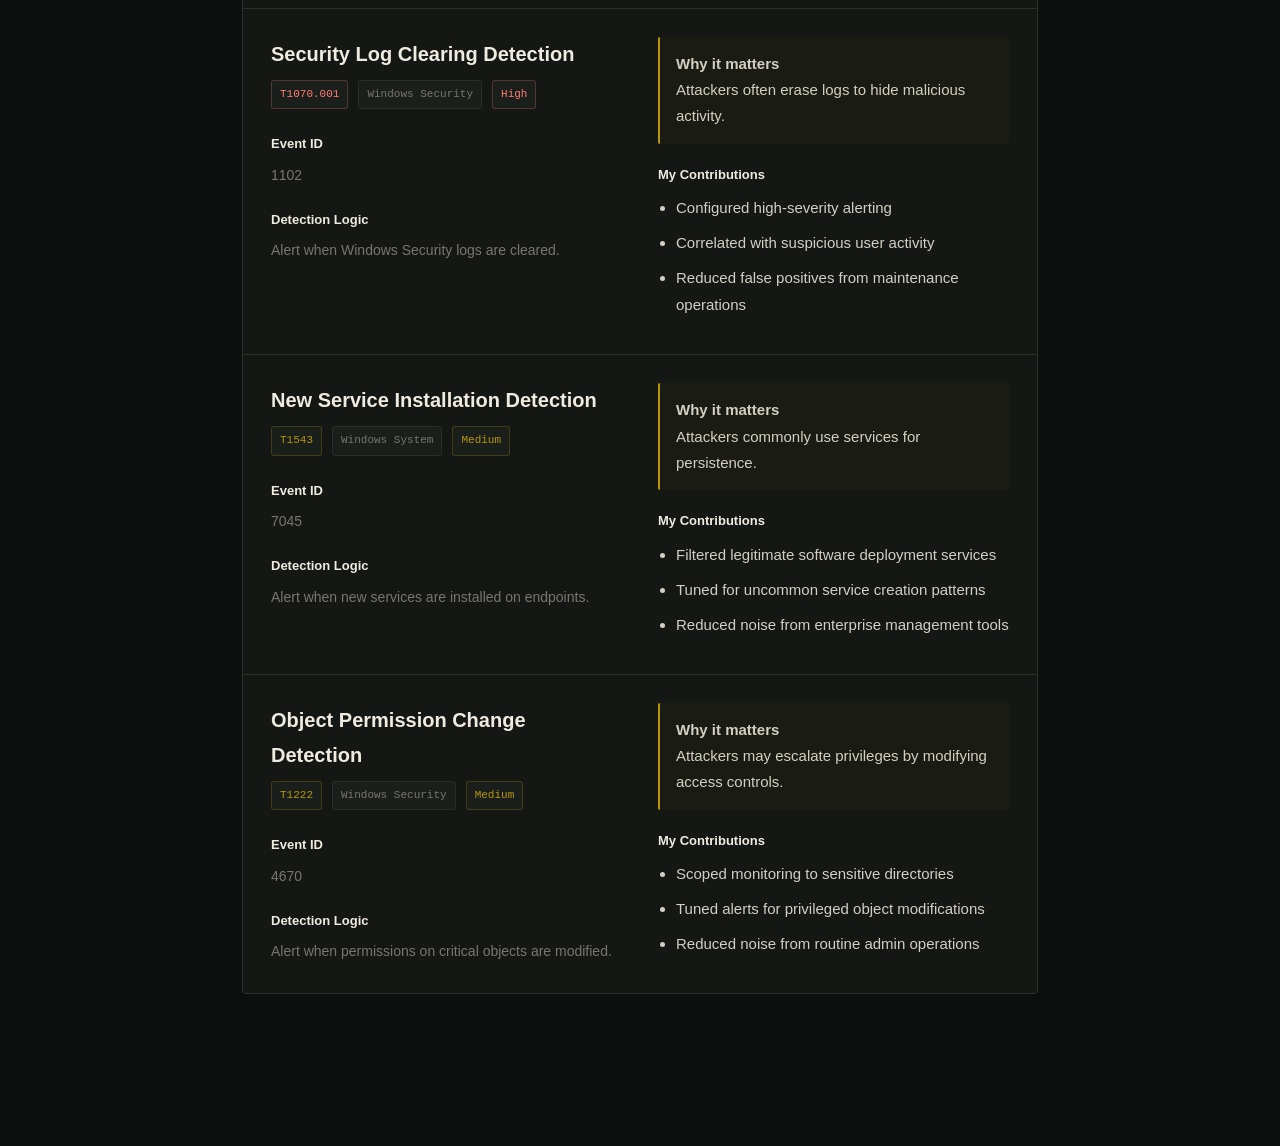
<file: detections.html>
<!DOCTYPE html>
<html lang="en">
<head>
  <meta charset="UTF-8" />
  <meta name="viewport" content="width=device-width, initial-scale=1.0" />
  <title>Detections · Fawaz Hussain</title>
  <link rel="stylesheet" href="styles.css" />
</head>

<body>

<nav>
  <a class="nav-brand" href="index.html">FH<span>.</span></a>
  <ul class="nav-links">
      <li><a href="blog.html">Log</a></li>
      <li><a href="projects.html">Projects</a></li>
      <li><a href="ctfs.html">CTF Designs</a></li>
      <li><a href="detections.html">Detections</a></li>
  </ul>
</nav>

<main>

<section>

<div class="section-label">
  <h2>Detection Engineering</h2>
</div>

<p class="detection-note">
  Due to confidentiality, detection rules are generalized representations
  of real-world implementations.
</p>

<div class="detection-grid">

  <!-- Detection 1 -->
  <div class="detection-card">

    <div class="detection-left">

      <div>
        <h3 class="detection-title">
          Privilege Group Change Monitoring
        </h3>

        <div class="detection-meta">
          <span class="meta-tag high">T1098</span>
          <span class="meta-tag">Windows Security</span>
          <span class="meta-tag high">High</span>
        </div>
      </div>

      <div class="detection-section">
        <h4>Platform</h4>
        <p>Log360</p>
      </div>

      <div class="detection-section">
        <h4>Relevant Event IDs</h4>
        <p>4728, 4732, 4756</p>
      </div>

      <div class="detection-section">
        <h4>Detection Logic</h4>
        <p>
          Alert on addition of users to privileged groups
          (Administrators, Domain Admins).
        </p>
      </div>

    </div>

    <div class="detection-right">

      <div class="detection-impact">
        <h4>Why it matters</h4>
        <p>
          Indicates privilege escalation or unauthorized access expansion.
        </p>
      </div>

      <div class="detection-section">
        <h4>My Contributions</h4>

        <ul class="contrib-list">
          <li>Filtered logs to focus on privilege-related events</li>
          <li>Configured high-severity alert profile</li>
          <li>Reduced noise from non-critical group changes</li>
        </ul>
      </div>

    </div>

  </div>

  <!-- Detection 2 -->
  <div class="detection-card">

    <div class="detection-left">

      <div>
        <h3 class="detection-title">
          Brute Force Login Detection
        </h3>

        <div class="detection-meta">
          <span class="meta-tag medium">T1110</span>
          <span class="meta-tag">Windows Security</span>
          <span class="meta-tag medium">Medium</span>
        </div>
      </div>

      <div class="detection-section">
        <h4>Event ID</h4>
        <p>4625</p>
      </div>

      <div class="detection-section">
        <h4>Detection Logic</h4>
        <p>
          Multiple failed login attempts within a short timeframe.
        </p>
      </div>

    </div>

    <div class="detection-right">

      <div class="detection-impact">
        <h4>Impact</h4>
        <p>
          Early detection of password guessing attacks.
        </p>
      </div>

      <div class="detection-section">
        <h4>My Contributions</h4>

        <ul class="contrib-list">
          <li>Grouped alerts by username and source IP</li>
          <li>Implemented threshold-based alerting</li>
        </ul>
      </div>

    </div>

  </div>

  <!-- Detection 3 -->
  <div class="detection-card">

    <div class="detection-left">

      <div>
        <h3 class="detection-title">
          Off-Hours Logon Detection
        </h3>

        <div class="detection-meta">
          <span class="meta-tag medium">T1078</span>
          <span class="meta-tag">Windows Security</span>
          <span class="meta-tag medium">Medium</span>
        </div>
      </div>

      <div class="detection-section">
        <h4>Event ID</h4>
        <p>4624</p>
      </div>

      <div class="detection-section">
        <h4>Detection Logic</h4>
        <p>
          Alert when successful logins occur outside defined business hours.
        </p>
      </div>

    </div>

    <div class="detection-right">

      <div class="detection-impact">
        <h4>Why it matters</h4>
        <p>
          Detects potential unauthorized access or lateral movement.
        </p>
      </div>

      <div class="detection-section">
        <h4>My Contributions</h4>

        <ul class="contrib-list">
          <li>Defined baseline working hours</li>
          <li>Tuned alert thresholds for privileged accounts</li>
          <li>Reduced false positives from service accounts</li>
        </ul>
      </div>

    </div>

  </div>
  <!-- Detection 4 -->
  <div class="detection-card">

    <div class="detection-left">

      <div>
        <h3 class="detection-title">
          Suspicious PowerShell Activity Detection
        </h3>

        <div class="detection-meta">
          <span class="meta-tag high">T1059.001</span>
          <span class="meta-tag">Windows + Sysmon</span>
          <span class="meta-tag high">High</span>
        </div>
      </div>

      <div class="detection-section">
        <h4>Event IDs</h4>
        <p>4104, 4688</p>
      </div>

      <div class="detection-section">
        <h4>Indicators</h4>
        <p>Encoded / hidden PowerShell flags</p>
      </div>

      <div class="detection-section">
        <h4>Detection Logic</h4>
        <p>
          Detect encoded or obfuscated PowerShell execution patterns.
        </p>
      </div>

    </div>

    <div class="detection-right">

      <div class="detection-impact">
        <h4>Why it matters</h4>
        <p>
          Common technique used in fileless malware and post-exploitation.
        </p>
      </div>

      <div class="detection-section">
        <h4>My Contributions</h4>

        <ul class="contrib-list">
          <li>Filtered benign administrative scripts</li>
          <li>Focused on encoded and obfuscated commands</li>
          <li>Reduced noise from automation tasks</li>
        </ul>
      </div>

    </div>

  </div>

  <!-- Detection 5 -->
  <div class="detection-card">

    <div class="detection-left">

      <div>
        <h3 class="detection-title">
          Security Log Clearing Detection
        </h3>

        <div class="detection-meta">
          <span class="meta-tag high">T1070.001</span>
          <span class="meta-tag">Windows Security</span>
          <span class="meta-tag high">High</span>
        </div>
      </div>

      <div class="detection-section">
        <h4>Event ID</h4>
        <p>1102</p>
      </div>

      <div class="detection-section">
        <h4>Detection Logic</h4>
        <p>
          Alert when Windows Security logs are cleared.
        </p>
      </div>

    </div>

    <div class="detection-right">

      <div class="detection-impact">
        <h4>Why it matters</h4>
        <p>
          Attackers often erase logs to hide malicious activity.
        </p>
      </div>

      <div class="detection-section">
        <h4>My Contributions</h4>

        <ul class="contrib-list">
          <li>Configured high-severity alerting</li>
          <li>Correlated with suspicious user activity</li>
          <li>Reduced false positives from maintenance operations</li>
        </ul>
      </div>

    </div>

  </div>

  <!-- Detection 6 -->
  <div class="detection-card">

    <div class="detection-left">

      <div>
        <h3 class="detection-title">
          New Service Installation Detection
        </h3>

        <div class="detection-meta">
          <span class="meta-tag medium">T1543</span>
          <span class="meta-tag">Windows System</span>
          <span class="meta-tag medium">Medium</span>
        </div>
      </div>

      <div class="detection-section">
        <h4>Event ID</h4>
        <p>7045</p>
      </div>

      <div class="detection-section">
        <h4>Detection Logic</h4>
        <p>
          Alert when new services are installed on endpoints.
        </p>
      </div>

    </div>

    <div class="detection-right">

      <div class="detection-impact">
        <h4>Why it matters</h4>
        <p>
          Attackers commonly use services for persistence.
        </p>
      </div>

      <div class="detection-section">
        <h4>My Contributions</h4>

        <ul class="contrib-list">
          <li>Filtered legitimate software deployment services</li>
          <li>Tuned for uncommon service creation patterns</li>
          <li>Reduced noise from enterprise management tools</li>
        </ul>
      </div>

    </div>

  </div>

  <!-- Detection 7 -->
  <div class="detection-card">

    <div class="detection-left">

      <div>
        <h3 class="detection-title">
          Object Permission Change Detection
        </h3>

        <div class="detection-meta">
          <span class="meta-tag medium">T1222</span>
          <span class="meta-tag">Windows Security</span>
          <span class="meta-tag medium">Medium</span>
        </div>
      </div>

      <div class="detection-section">
        <h4>Event ID</h4>
        <p>4670</p>
      </div>

      <div class="detection-section">
        <h4>Detection Logic</h4>
        <p>
          Alert when permissions on critical objects are modified.
        </p>
      </div>

    </div>

    <div class="detection-right">

      <div class="detection-impact">
        <h4>Why it matters</h4>
        <p>
          Attackers may escalate privileges by modifying access controls.
        </p>
      </div>

      <div class="detection-section">
        <h4>My Contributions</h4>

        <ul class="contrib-list">
          <li>Scoped monitoring to sensitive directories</li>
          <li>Tuned alerts for privileged object modifications</li>
          <li>Reduced noise from routine admin operations</li>
        </ul>
      </div>

    </div>

  </div>
</div>

</section>

</main>

</body>
</html>
</file>
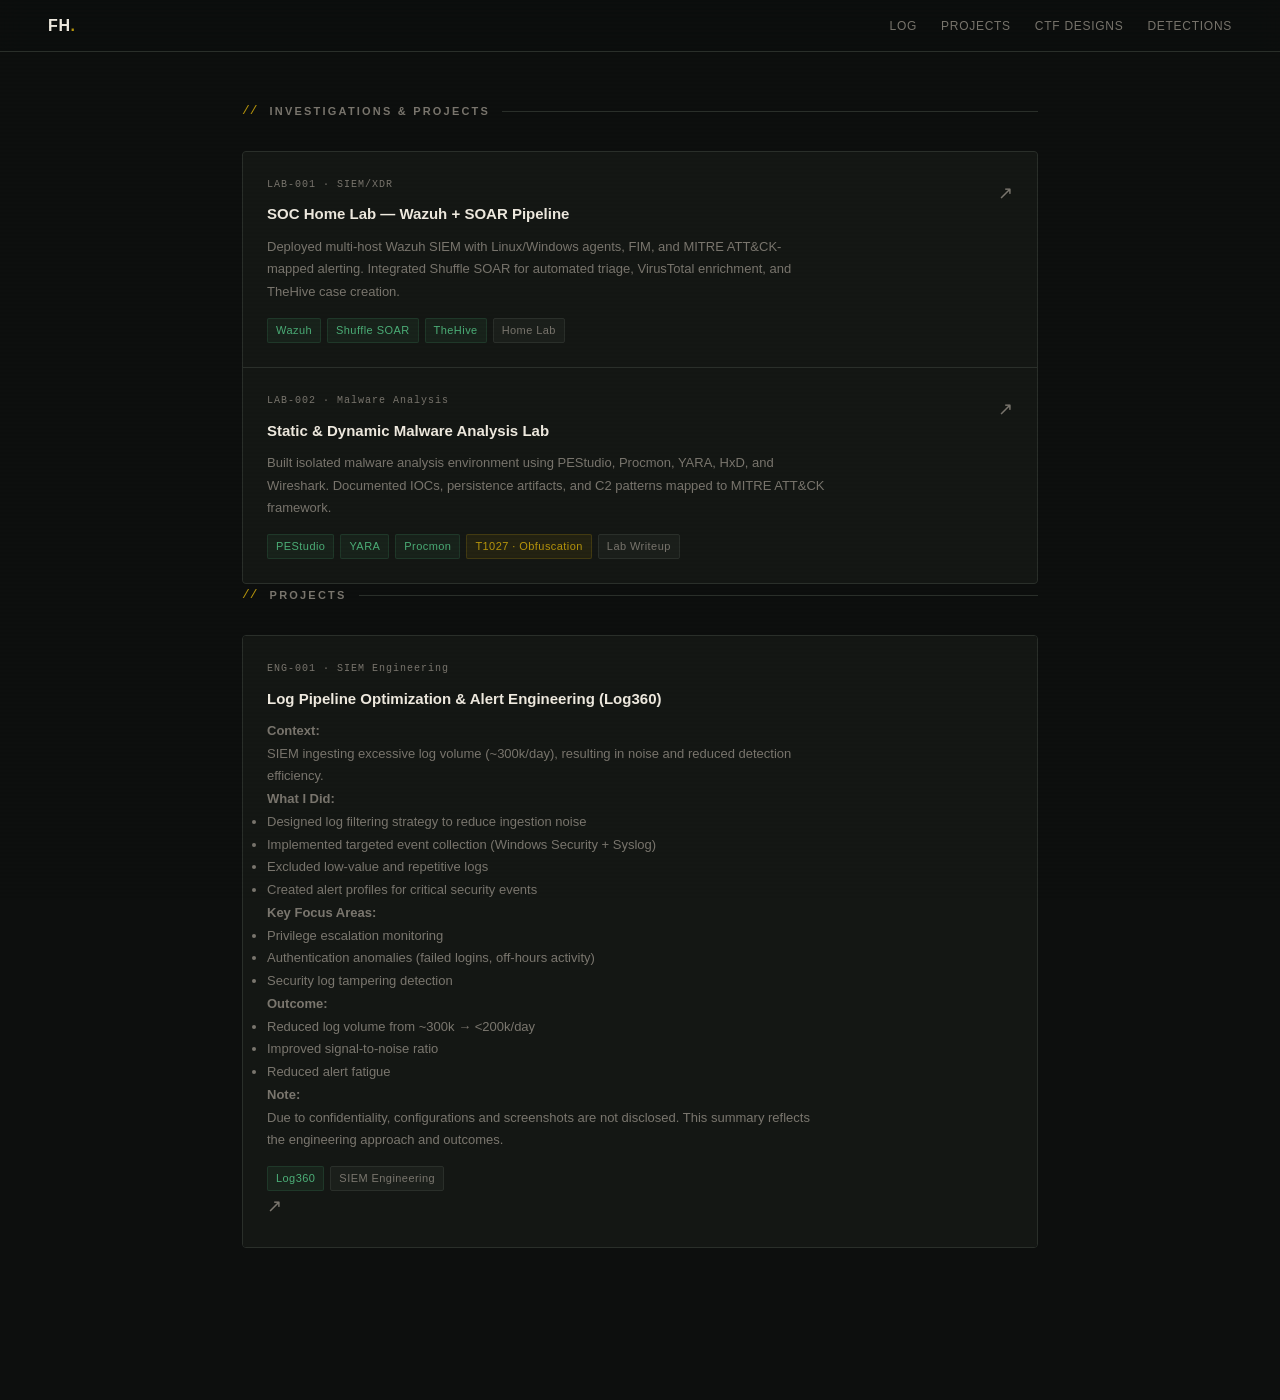
<file: projects.html>
<!DOCTYPE html>
<html lang="en">
<head>
  <meta charset="UTF-8">
  <title>Projects · Fawaz Hussain</title>
<link rel="stylesheet" href="styles.css">
</head>
<body>

<nav>
  <a class="nav-brand" href="index.html">FH<span>.</span></a>
  <ul class="nav-links">
      <li><a href="blog.html">Log</a></li>
      <li><a href="projects.html">Projects</a></li>
      <li><a href="ctfs.html">CTF Designs</a></li>
      <li><a href="detections.html">Detections</a></li>
  </ul>
</nav>

<main>

    <section id="projects">
      <div class="section-label"><h2>Investigations & Projects</h2></div>
      <div class="projects-grid">

        <a class="project-card" href="#" target="_blank">
          <div>
            <div class="project-id">LAB-001 · SIEM/XDR</div>
            <div class="project-title">SOC Home Lab — Wazuh + SOAR Pipeline</div>
            <div class="project-desc">
              Deployed multi-host Wazuh SIEM with Linux/Windows agents, FIM, and
              MITRE ATT&CK-mapped alerting. Integrated Shuffle SOAR for automated triage,
              VirusTotal enrichment, and TheHive case creation.
            </div>
            <div class="project-tags">
              <span class="ptag ptag-tool">Wazuh</span>
              <span class="ptag ptag-tool">Shuffle SOAR</span>
              <span class="ptag ptag-tool">TheHive</span>
              <span class="ptag ptag-type">Home Lab</span>
            </div>
          </div>
          <span class="project-arrow">↗</span>
        </a>

        <a class="project-card" href="#" target="_blank">
          <div>
            <div class="project-id">LAB-002 · Malware Analysis</div>
            <div class="project-title">Static & Dynamic Malware Analysis Lab</div>
            <div class="project-desc">
              Built isolated malware analysis environment using PEStudio, Procmon, YARA, HxD,
              and Wireshark. Documented IOCs, persistence artifacts, and C2 patterns mapped
              to MITRE ATT&CK framework.
            </div>
            <div class="project-tags">
              <span class="ptag ptag-tool">PEStudio</span>
              <span class="ptag ptag-tool">YARA</span>
              <span class="ptag ptag-tool">Procmon</span>
              <span class="ptag ptag-mitre">T1027 · Obfuscation</span>
              <span class="ptag ptag-type">Lab Writeup</span>
            </div>
          </div>
          <span class="project-arrow">↗</span>
        </a>
      </div>


  <div class="section-label"><h2>Projects</h2></div>
  <div class="projects-grid">
    <!-- PROJECT 3: Log Pipeline Optimization & Alert Engineering (Log360) -->
    <a class="project-card" href="#" target="_blank" style="display:block;">
      <div>
        <div class="project-id">ENG-001 · SIEM Engineering</div>
        <div class="project-title">Log Pipeline Optimization & Alert Engineering (Log360)</div>
        <div class="project-desc">
          <p><strong>Context:</strong><br>
          SIEM ingesting excessive log volume (~300k/day), resulting in noise and reduced detection efficiency.</p>

          <p><strong>What I Did:</strong></p>
          <ul>
            <li>Designed log filtering strategy to reduce ingestion noise</li>
            <li>Implemented targeted event collection (Windows Security + Syslog)</li>
            <li>Excluded low-value and repetitive logs</li>
            <li>Created alert profiles for critical security events</li>
          </ul>

          <p><strong>Key Focus Areas:</strong></p>
          <ul>
            <li>Privilege escalation monitoring</li>
            <li>Authentication anomalies (failed logins, off-hours activity)</li>
            <li>Security log tampering detection</li>
          </ul>

          <p><strong>Outcome:</strong></p>
          <ul>
            <li>Reduced log volume from ~300k → <200k/day</li>
            <li>Improved signal-to-noise ratio</li>
            <li>Reduced alert fatigue</li>
          </ul>

          <p><strong>Note:</strong><br>
          Due to confidentiality, configurations and screenshots are not disclosed.
          This summary reflects the engineering approach and outcomes.</p>
        </div>
        <div class="project-tags">
          <span class="ptag ptag-tool">Log360</span>
          <span class="ptag ptag-type">SIEM Engineering</span>
        </div>
      </div>
      <span class="project-arrow">↗</span>
    </a>
  </div>

</section>

</main>
</body>
</html>
</file>
<file: styles.css>
:root {
      --bg:        #0d0f0e;
      --surface:   #141714;
      --surface2:  #1b1f1b;
      --border:    #2a2f2a;
      --accent:    #b8960c;   /* Dark Autumn gold */
      --accent2:   #7a4f1e;   /* burnt sienna */
      --green:     #4caf78;   /* terminal green */
      --red:       #c0392b;
      --text:      #d4cfc5;
      --text-dim:  #7a766e;
      --text-head: #f0ebe0;
      --mono:      'IBM Plex Mono', monospace;
      --sans:      'Syne', sans-serif;
      --body:      'IBM Plex Sans', sans-serif;
    }

    *, *::before, *::after { box-sizing: border-box; margin: 0; padding: 0; }

    html { scroll-behavior: smooth; }

    body {
      background: var(--bg);
      color: var(--text);
      font-family: var(--body);
      font-size: 15px;
      line-height: 1.75;
      min-height: 100vh;
      overflow-x: hidden;
    }

    /* Scanline overlay */
    body::before {
      content: '';
      position: fixed;
      inset: 0;
      background: repeating-linear-gradient(
        0deg,
        transparent,
        transparent 2px,
        rgba(0,0,0,0.03) 2px,
        rgba(0,0,0,0.03) 4px
      );
      pointer-events: none;
      z-index: 1000;
    }

    /* ─── NAV ─────────────────────────────────── */
    nav {
      position: fixed;
      top: 0; left: 0; right: 0;
      z-index: 100;
      background: rgba(13,15,14,0.92);
      backdrop-filter: blur(12px);
      border-bottom: 1px solid var(--border);
      padding: 0 clamp(1rem, 5vw, 3rem);
      height: 52px;
      display: flex;
      align-items: center;
      justify-content: space-between;
    }

    .nav-brand {
      font-family: var(--sans);
      font-weight: 800;
      font-size: 16px;
      color: var(--text-head);
      letter-spacing: 0.04em;
      text-decoration: none;
    }

    .nav-brand span { color: var(--accent); }

    .nav-links {
      display: flex;
      gap: 1.5rem;
      list-style: none;
    }

    .nav-links a {
      color: var(--text-dim);
      text-decoration: none;
      font-family: var(--body);
      font-size: 12px;
      letter-spacing: 0.06em;
      text-transform: uppercase;
      transition: color 0.2s;
    }

    .nav-links a:hover { color: var(--accent); }

    /* ─── LAYOUT ──────────────────────────────── */
    main {
      max-width: 860px;
      margin: 0 auto;
      padding: 100px clamp(1rem, 5vw, 2rem) 80px;
    }

    section { margin-bottom: 72px; }

    /* ─── SECTION HEADERS ─────────────────────── */
    .section-label {
      display: flex;
      align-items: center;
      gap: 12px;
      margin-bottom: 28px;
    }

    .section-label::before {
      content: '//';
      font-family: var(--mono);
      color: var(--accent);
      font-size: 13px;
      font-weight: 500;
    }

    .section-label h2 {
      font-family: var(--sans);
      font-weight: 700;
      font-size: 11px;
      text-transform: uppercase;
      letter-spacing: 0.2em;
      color: var(--text-dim);
    }

    .section-label::after {
      content: '';
      flex: 1;
      height: 1px;
      background: var(--border);
    }

    /* ─── HERO ────────────────────────────────── */
    #hero {
      padding-top: 20px;
      margin-bottom: 80px;
    }

    .hero-prompt {
      font-family: var(--mono);
      font-size: 11px;
      color: var(--text-dim);
      letter-spacing: 0.1em;
      margin-bottom: 18px;
      display: flex;
      align-items: center;
      gap: 8px;
    }

    .hero-prompt::before {
      content: '▶';
      color: var(--green);
      font-size: 8px;
    }

    h1 {
      font-family: var(--sans);
      font-size: clamp(2.2rem, 6vw, 3.6rem);
      font-weight: 800;
      color: var(--text-head);
      line-height: 1.05;
      letter-spacing: -0.02em;
      margin-bottom: 16px;
    }

    h1 em {
      font-style: normal;
      color: var(--accent);
    }

    .hero-sub {
      font-family: var(--body);
      font-size: 15px;
      color: var(--text-dim);
      max-width: 520px;
      margin-bottom: 32px;
      line-height: 1.8;
    }

    .hero-tags {
      display: flex;
      flex-wrap: wrap;
      gap: 8px;
      margin-bottom: 32px;
    }

    .tag {
      background: var(--surface2);
      border: 1px solid var(--border);
      color: var(--text-dim);
      font-family: var(--body);
      font-size: 11px;
      padding: 4px 10px;
      border-radius: 2px;
      letter-spacing: 0.04em;
    }

    .tag.active {
      border-color: var(--accent);
      color: var(--accent);
      background: rgba(184,150,12,0.06);
    }

    .hero-links {
      display: flex;
      gap: 12px;
      flex-wrap: wrap;
    }

    .btn {
      display: inline-flex;
      align-items: center;
      gap: 8px;
      padding: 9px 18px;
      font-family: var(--body);
      font-size: 13px;
      font-weight: 500;
      letter-spacing: 0.04em;
      text-decoration: none;
      border-radius: 2px;
      transition: all 0.2s;
      cursor: pointer;
      border: none;
    }

    .btn-primary {
      background: var(--accent);
      color: #0d0f0e;
      font-weight: 500;
    }

    .btn-primary:hover {
      background: #d4ad14;
    }

    .btn-ghost {
      background: transparent;
      border: 1px solid var(--border);
      color: var(--text-dim);
    }

    .btn-ghost:hover {
      border-color: var(--accent);
      color: var(--accent);
    }

    /* ─── STATS ROW ───────────────────────────── */
    .stats-row {
      display: grid;
      grid-template-columns: repeat(auto-fit, minmax(140px, 1fr));
      gap: 1px;
      background: var(--border);
      border: 1px solid var(--border);
      border-radius: 4px;
      overflow: hidden;
      margin-bottom: 72px;
    }

    .stat {
      background: var(--surface);
      padding: 20px;
      text-align: center;
    }

    .stat-num {
      font-family: var(--sans);
      font-size: 28px;
      font-weight: 800;
      color: var(--accent);
      display: block;
      line-height: 1;
      margin-bottom: 6px;
    }

    .stat-label {
      font-family: var(--body);
      font-size: 11px;
      text-transform: uppercase;
      letter-spacing: 0.1em;
      color: var(--text-dim);
    }

    /* ─── PROJECTS ────────────────────────────── */
    .projects-grid {
      display: grid;
      gap: 1px;
      background: var(--border);
      border: 1px solid var(--border);
      border-radius: 4px;
      overflow: hidden;
    }

    .project-card {
      background: var(--surface);
      padding: 24px;
      display: grid;
      grid-template-columns: 1fr auto;
      gap: 12px;
      transition: background 0.2s;
      text-decoration: none;
      color: inherit;
    }

    .project-card:hover {
      background: var(--surface2);
    }

    .project-id {
      font-family: var(--mono);
      font-size: 10px;
      color: var(--text-dim);
      letter-spacing: 0.1em;
      margin-bottom: 8px;
    }

    .project-title {
      font-family: var(--sans);
      font-size: 15px;
      font-weight: 700;
      color: var(--text-head);
      margin-bottom: 8px;
    }

    .project-desc {
      font-family: var(--body);
      font-size: 13px;
      color: var(--text-dim);
      line-height: 1.75;
      max-width: 560px;
    }

    .project-tags {
      display: flex;
      flex-wrap: wrap;
      gap: 6px;
      margin-top: 14px;
    }

    .ptag {
      font-family: var(--body);
      font-size: 11px;
      padding: 2px 8px;
      border-radius: 2px;
      letter-spacing: 0.04em;
    }

    .ptag-mitre {
      background: rgba(184,150,12,0.1);
      color: var(--accent);
      border: 1px solid rgba(184,150,12,0.2);
    }

    .ptag-tool {
      background: rgba(76,175,120,0.08);
      color: var(--green);
      border: 1px solid rgba(76,175,120,0.15);
    }

    .ptag-type {
      background: var(--surface2);
      color: var(--text-dim);
      border: 1px solid var(--border);
    }

    .project-arrow {
      color: var(--text-dim);
      font-size: 18px;
      align-self: start;
      margin-top: 2px;
      transition: transform 0.2s, color 0.2s;
    }

    .project-card:hover .project-arrow {
      transform: translate(3px, -3px);
      color: var(--accent);
    }

    /* ─── DETECTION RULES ─────────────────────── */
    .rules-list {
      display: grid;
      gap: 1px;
      background: var(--border);
      border: 1px solid var(--border);
      border-radius: 4px;
      overflow: hidden;
    }

    .rule-item {
      background: var(--surface);
      padding: 16px 20px;
      display: grid;
      grid-template-columns: auto 1fr auto;
      gap: 16px;
      align-items: center;
      text-decoration: none;
      color: inherit;
      transition: background 0.15s;
    }

    .rule-item:hover { background: var(--surface2); }

    .rule-severity {
      width: 8px;
      height: 8px;
      border-radius: 50%;
      flex-shrink: 0;
    }

    .sev-high   { background: var(--red); box-shadow: 0 0 6px rgba(192,57,43,0.5); }
    .sev-medium { background: var(--accent); box-shadow: 0 0 6px rgba(184,150,12,0.4); }
    .sev-low    { background: var(--green); box-shadow: 0 0 6px rgba(76,175,120,0.4); }

    .rule-name {
      font-family: var(--body);
      font-size: 14px;
      font-weight: 500;
      color: var(--text-head);
    }

    .rule-technique {
      font-family: var(--mono);
      font-size: 11px;
      color: var(--text-dim);
      display: block;
      margin-top: 3px;
    }

    .rule-badge {
      font-family: var(--body);
      font-size: 11px;
      padding: 2px 8px;
      border-radius: 2px;
      background: var(--surface2);
      border: 1px solid var(--border);
      color: var(--text-dim);
      white-space: nowrap;
    }

    /* ─── SKILLS ──────────────────────────────── */
    .skills-grid {
    display: grid;
    grid-template-columns: repeat(2, 1fr);
    gap: 1px;
    background: var(--border);
    border: 1px solid var(--border);
    border-radius: 4px;
    overflow: hidden;
    }

    @media (max-width: 700px) {
    .skills-grid {
        grid-template-columns: 1fr;
    }
    }
    .skill-group {
      background: var(--surface);
      padding: 20px;
    }

    .skill-group-title {
      font-family: var(--body);
      font-size: 10px;
      text-transform: uppercase;
      letter-spacing: 0.15em;
      color: var(--accent);
      margin-bottom: 14px;
      font-weight: 600;
    }

    .skill-item {
      display: flex;
      align-items: center;
      gap: 10px;
      margin-bottom: 10px;
    }

    .skill-item:last-child { margin-bottom: 0; }

    .skill-dot {
      width: 5px;
      height: 5px;
      border-radius: 50%;
      background: var(--border);
      flex-shrink: 0;
    }

    .skill-item.core .skill-dot  { background: var(--green); }
    .skill-item.solid .skill-dot { background: var(--accent); }
    .skill-item.learning .skill-dot { background: var(--accent2); }

    .skill-name {
      font-family: var(--body);
      font-size: 13px;
      color: var(--text);
    }

    /* ─── CERTS ───────────────────────────────── */
    .certs-list {
      display: grid;
      gap: 1px;
      background: var(--border);
      border: 1px solid var(--border);
      border-radius: 4px;
      overflow: hidden;
    }

    .cert-item {
      background: var(--surface);
      padding: 16px 20px;
      display: flex;
      justify-content: space-between;
      align-items: center;
      gap: 16px;
      flex-wrap: wrap;
    }

    .cert-left { display: flex; align-items: center; gap: 14px; }

    .cert-status {
      width: 6px;
      height: 6px;
      border-radius: 50%;
      flex-shrink: 0;
    }

    .cert-status.done { background: var(--green); box-shadow: 0 0 6px rgba(76,175,120,0.5); }
    .cert-status.progress { background: var(--accent); box-shadow: 0 0 6px rgba(184,150,12,0.4); animation: pulse 2s infinite; }

    @keyframes pulse {
      0%, 100% { opacity: 1; }
      50% { opacity: 0.4; }
    }

    .cert-name {
      font-family: var(--body);
      font-size: 14px;
      font-weight: 500;
      color: var(--text-head);
    }

    .cert-issuer {
      font-family: var(--body);
      font-size: 12px;
      color: var(--text-dim);
      display: block;
      margin-top: 2px;
    }

    .cert-date {
      font-family: var(--body);
      font-size: 12px;
      color: var(--text-dim);
      white-space: nowrap;
    }

    /* ─── LOG ─────────────────────────────────── */
    .log-list {
      display: grid;
      gap: 1px;
      background: var(--border);
      border: 1px solid var(--border);
      border-radius: 4px;
      overflow: hidden;
    }

    .log-entry {
      background: var(--surface);
      padding: 14px 20px;
      display: grid;
      grid-template-columns: 100px 1fr;
      gap: 16px;
      align-items: start;
    }

    .log-date {
      font-family: var(--mono);
      font-size: 11px;
      color: var(--text-dim);
      letter-spacing: 0.04em;
      padding-top: 2px;
    }

    .log-text {
      font-family: var(--body);
      font-size: 13px;
      color: var(--text);
      line-height: 1.75;
    }

    .log-text strong {
      color: var(--text-head);
    }

    /* ─── CONTACT ─────────────────────────────── */
    .contact-grid {
      display: grid;
      grid-template-columns: repeat(2, 1fr);
      gap: 1px;
      background: var(--border);
      border: 1px solid var(--border);
      border-radius: 4px;
      overflow: hidden;
    }

    .contact-item {
      background: var(--surface);
      padding: 20px;
      text-decoration: none;
      color: inherit;
      transition: background 0.15s;
      display: flex;
      align-items: center;
      gap: 14px;
    }

    .contact-item:hover { background: var(--surface2); }

    .contact-icon {
      font-size: 18px;
      flex-shrink: 0;
    }

    .contact-label {
      font-family: var(--body);
      font-size: 10px;
      text-transform: uppercase;
      letter-spacing: 0.12em;
      color: var(--text-dim);
      display: block;
      margin-bottom: 4px;
    }

    .contact-value {
      font-family: var(--body);
      font-size: 13px;
      color: var(--text-head);
    }

    /* ─── FOOTER ──────────────────────────────── */
    footer {
      border-top: 1px solid var(--border);
      padding: 24px clamp(1rem, 5vw, 3rem);
      display: flex;
      justify-content: space-between;
      align-items: center;
      flex-wrap: wrap;
      gap: 12px;
    }

    .footer-left {
      font-family: var(--body);
      font-size: 12px;
      color: var(--text-dim);
    }

    .footer-left span { color: var(--accent); }

    .footer-right {
      font-family: var(--body);
      font-size: 12px;
      color: var(--text-dim);
    }

    /* ─── FADE IN ─────────────────────────────── */
    @keyframes fadeUp {
      from { opacity: 0; transform: translateY(16px); }
      to   { opacity: 1; transform: translateY(0); }
    }

    section {
      animation: fadeUp 0.5s ease both;
    }

    section:nth-child(1) { animation-delay: 0.05s; }
    section:nth-child(2) { animation-delay: 0.1s; }
    section:nth-child(3) { animation-delay: 0.15s; }
    section:nth-child(4) { animation-delay: 0.2s; }
    section:nth-child(5) { animation-delay: 0.25s; }
    section:nth-child(6) { animation-delay: 0.3s; }
    section:nth-child(7) { animation-delay: 0.35s; }

    /* ─── RESPONSIVE ──────────────────────────── */
    @media (max-width: 600px) {
      .nav-links { display: none; }
      .log-entry { grid-template-columns: 1fr; gap: 4px; }
      .cert-item { flex-direction: column; align-items: flex-start; }
    }


    .cert-img {
      width: 48px;
      height: 48px;
      object-fit: cover;
      border-radius: 4px;
      border: 1px solid var(--border);
      transition: transform 0.2s ease, border-color 0.2s ease;
    }

    .cert-item:hover .cert-img {
      transform: scale(1.05);
      border-color: var(--accent);
    }

    /* Highlight for in-progress certs */
    .cert-item:has(.cert-status.progress) {
      border-left: 2px solid var(--accent);
    }

    /* Tag for in-progress/preparing certs */
    .cert-tag {
      font-size: 10px;
      color: var(--accent);
      border: 1px solid var(--accent);
      padding: 2px 6px;
      margin-left: 8px;
      border-radius: 2px;
      vertical-align: middle;
    }
    /* =========================================
       DETECTION ENGINEERING PAGE
    ========================================= */

    .detection-note {
      color: var(--text-dim);
      margin-bottom: 20px;
      line-height: 1.8;
    }

    .detection-grid {
      display: grid;
      gap: 1px;
      background: var(--border);
      border: 1px solid var(--border);
      border-radius: 4px;
      overflow: hidden;
    }

    .detection-card {
      background: var(--surface);
      padding: 28px;
      display: grid;
      grid-template-columns: 1fr 1fr;
      gap: 36px;
      transition: background 0.2s ease;
    }

    .detection-card:hover {
      background: var(--surface2);
    }

    .detection-left,
    .detection-right {
      display: flex;
      flex-direction: column;
      gap: 14px;
    }

    .detection-title {
      font-family: var(--sans);
      font-size: 20px;
      font-weight: 700;
      color: var(--text-head);
      margin-bottom: 8px;
    }

    .detection-meta {
      display: flex;
      flex-wrap: wrap;
      gap: 10px;
      margin-bottom: 4px;
    }

    .meta-tag {
      font-size: 11px;
      font-family: var(--mono);
      padding: 4px 8px;
      border-radius: 3px;
      border: 1px solid var(--border);
      background: var(--surface2);
      color: var(--text-dim);
    }

    .meta-tag.high {
      color: #ff7b72;
      border-color: rgba(255,123,114,0.25);
    }

    .meta-tag.medium {
      color: var(--accent);
      border-color: rgba(184,150,12,0.25);
    }

    .meta-tag.low {
      color: var(--green);
      border-color: rgba(76,175,120,0.25);
    }

    .detection-section {
      margin-top: 6px;
    }

    .detection-section h4 {
      font-size: 13px;
      color: var(--text-head);
      margin-bottom: 6px;
      font-weight: 600;
    }

    .detection-section p {
      color: var(--text-dim);
      line-height: 1.9;
      font-size: 14px;
    }

    .contrib-list {
      margin-top: 8px;
      padding-left: 18px;
    }

    .contrib-list li {
      color: var(--text);
      margin-bottom: 8px;
      line-height: 1.8;
    }

    .detection-impact {
      padding: 14px 16px;
      border-left: 2px solid var(--accent);
      background: rgba(184,150,12,0.04);
      border-radius: 2px;
    }

    .detection-impact p {
      margin: 0;
    }

    /* =========================================
       MOBILE
    ========================================= */

    @media (max-width: 850px) {
      .detection-card {
        grid-template-columns: 1fr;
        gap: 24px;
      }
    }

/* =========================================
   CTF CHALLENGE ENGINEERING PAGE
========================================= */

.chall-list {
  display: grid;
  gap: 18px;
}

.chall-card {
  background: var(--surface);
  border: 1px solid var(--border);
  padding: 22px;
  transition: .2s;
}

.chall-card:hover {
  border-color: var(--accent);
}

.chall-header {
  display: flex;
  justify-content: space-between;
  align-items: flex-start;
  gap: 12px;
  flex-wrap: wrap;
  margin-bottom: 14px;
}

.chall-id {
  font-family: var(--mono);
  font-size: 11px;
  color: var(--text-dim);
  margin-bottom: 4px;
}

.chall-name {
  font-family: var(--sans);
  font-size: 18px;
  font-weight: 700;
  color: var(--text-head);
}

.chall-badges {
  display: flex;
  flex-wrap: wrap;
  gap: 6px;
}

.badge {
  font-size: 10px;
  padding: 4px 8px;
  border-radius: 2px;
}

.badge-cat {
  background: rgba(184,150,12,.08);
  color: var(--accent);
  border: 1px solid rgba(184,150,12,.2);
}

.badge-easy {
  background: rgba(76,175,120,.08);
  color: var(--green);
  border: 1px solid rgba(76,175,120,.15);
}

.badge-medium {
  background: rgba(184,150,12,.08);
  color: var(--accent);
  border: 1px solid rgba(184,150,12,.2);
}

.badge-hard {
  background: rgba(192,57,43,.08);
  color: #e07060;
  border: 1px solid rgba(192,57,43,.2);
}

.chall-desc {
  color: var(--text-dim);
  line-height: 1.85;
  margin-bottom: 16px;
}

.chall-techniques {
  display: flex;
  flex-wrap: wrap;
  gap: 8px;
}

.tech-tag {
  font-size: 11px;
  padding: 4px 8px;
  border: 1px solid var(--border);
  background: var(--surface2);
  color: var(--text-dim);
}

.domain-overview {
  display: grid;
  grid-template-columns: repeat(auto-fit,minmax(250px,1fr));
  gap: 18px;
}

.domain-tile {
  background: var(--surface);
  border: 1px solid var(--border);
  padding: 20px;
}

.domain-tile:hover {
  border-color: var(--accent);
}

.domain-tile-name {
  font-family: var(--sans);
  font-size: 16px;
  font-weight: 700;
  color: var(--text-head);
  margin-bottom: 8px;
}

.domain-tile-count {
  color: var(--accent);
  font-size: 11px;
  margin-bottom: 10px;
  font-family: var(--mono);
}

.domain-tile-desc {
  color: var(--text-dim);
  line-height: 1.8;
}

.process-list {
  display: grid;
  grid-template-columns: repeat(auto-fit,minmax(250px,1fr));
  gap: 18px;
}

.process-item {
  background: var(--surface);
  border: 1px solid var(--border);
  padding: 20px;
}

.process-item:hover {
  border-color: var(--accent);
}

.process-num {
  color: var(--accent);
  font-family: var(--mono);
  margin-bottom: 10px;
  display: block;
}

.process-title {
  color: var(--text-head);
  font-weight: 600;
  margin-bottom: 8px;
}

.process-desc {
  color: var(--text-dim);
  line-height: 1.8;
}

@media (max-width:768px) {

  .chall-header {
    flex-direction: column;
  }

  .domain-overview,
  .process-list {
    grid-template-columns: 1fr;
  }

}
</file>
